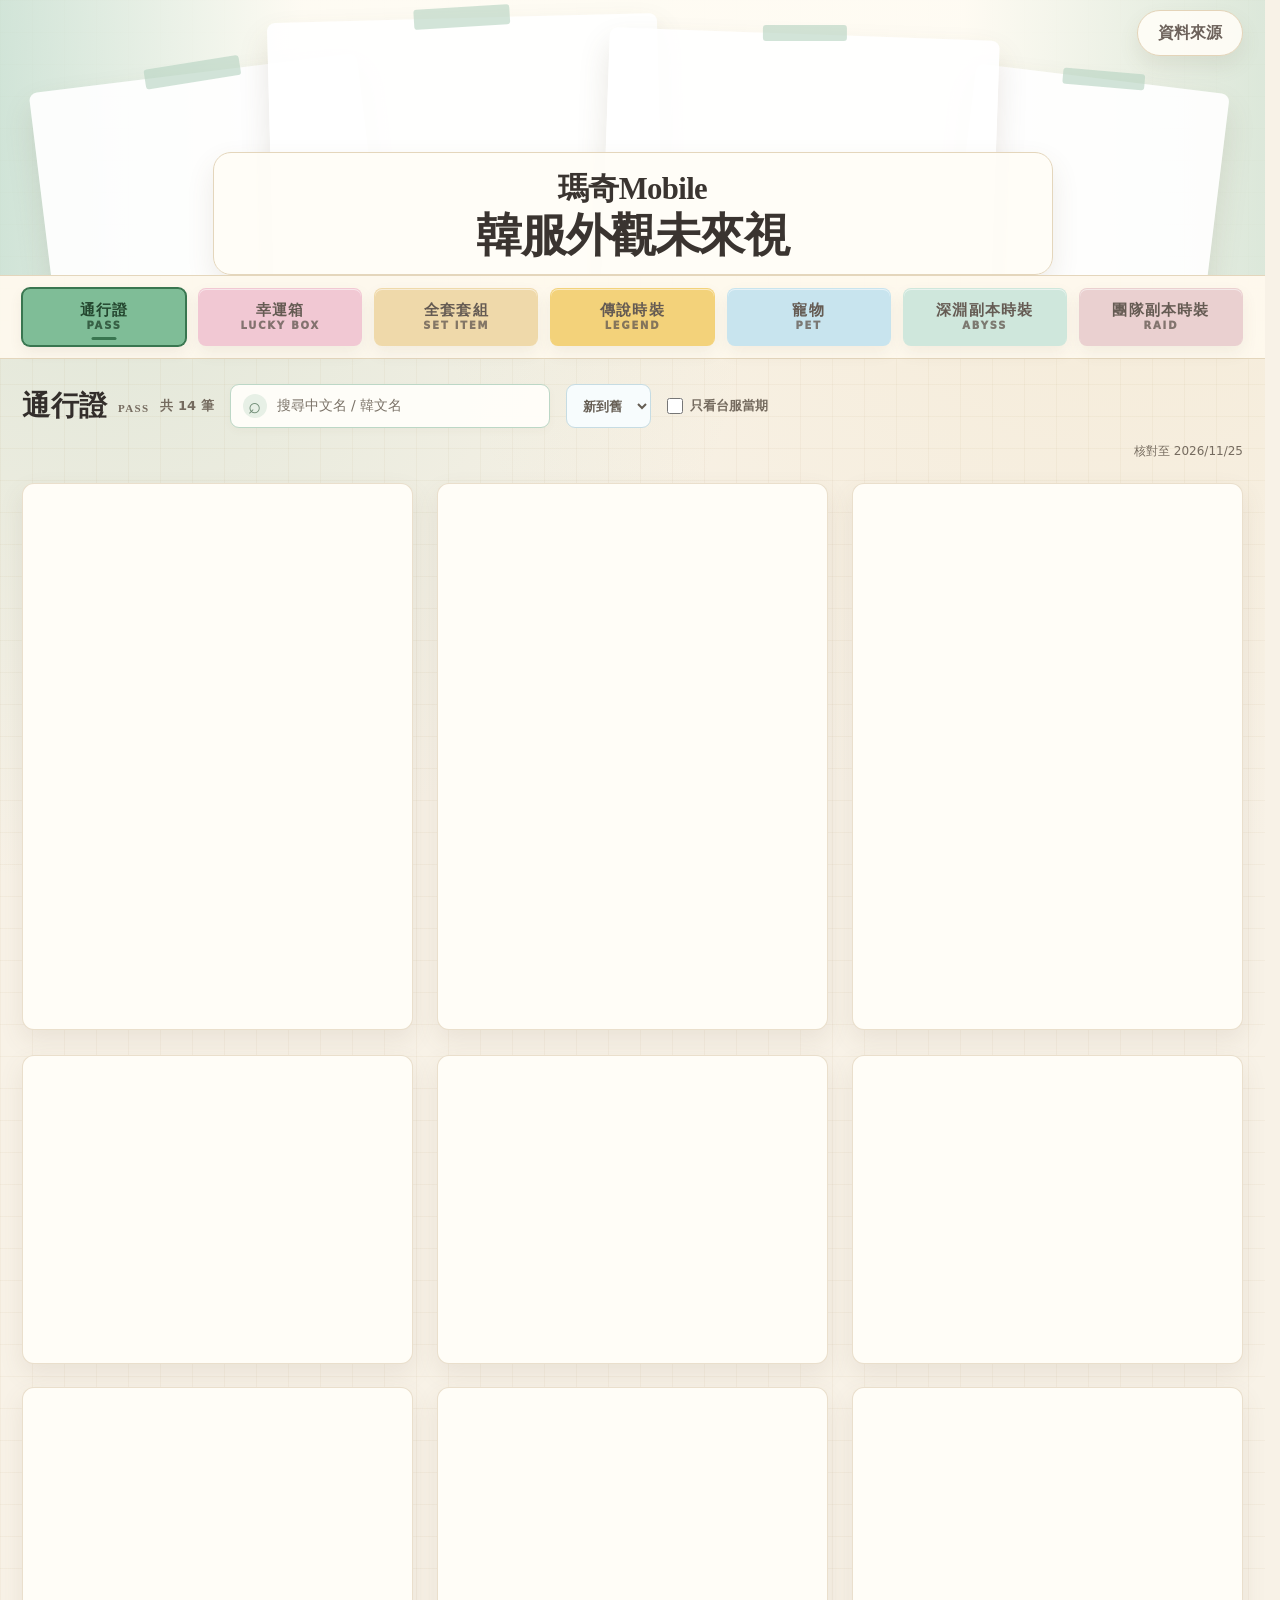
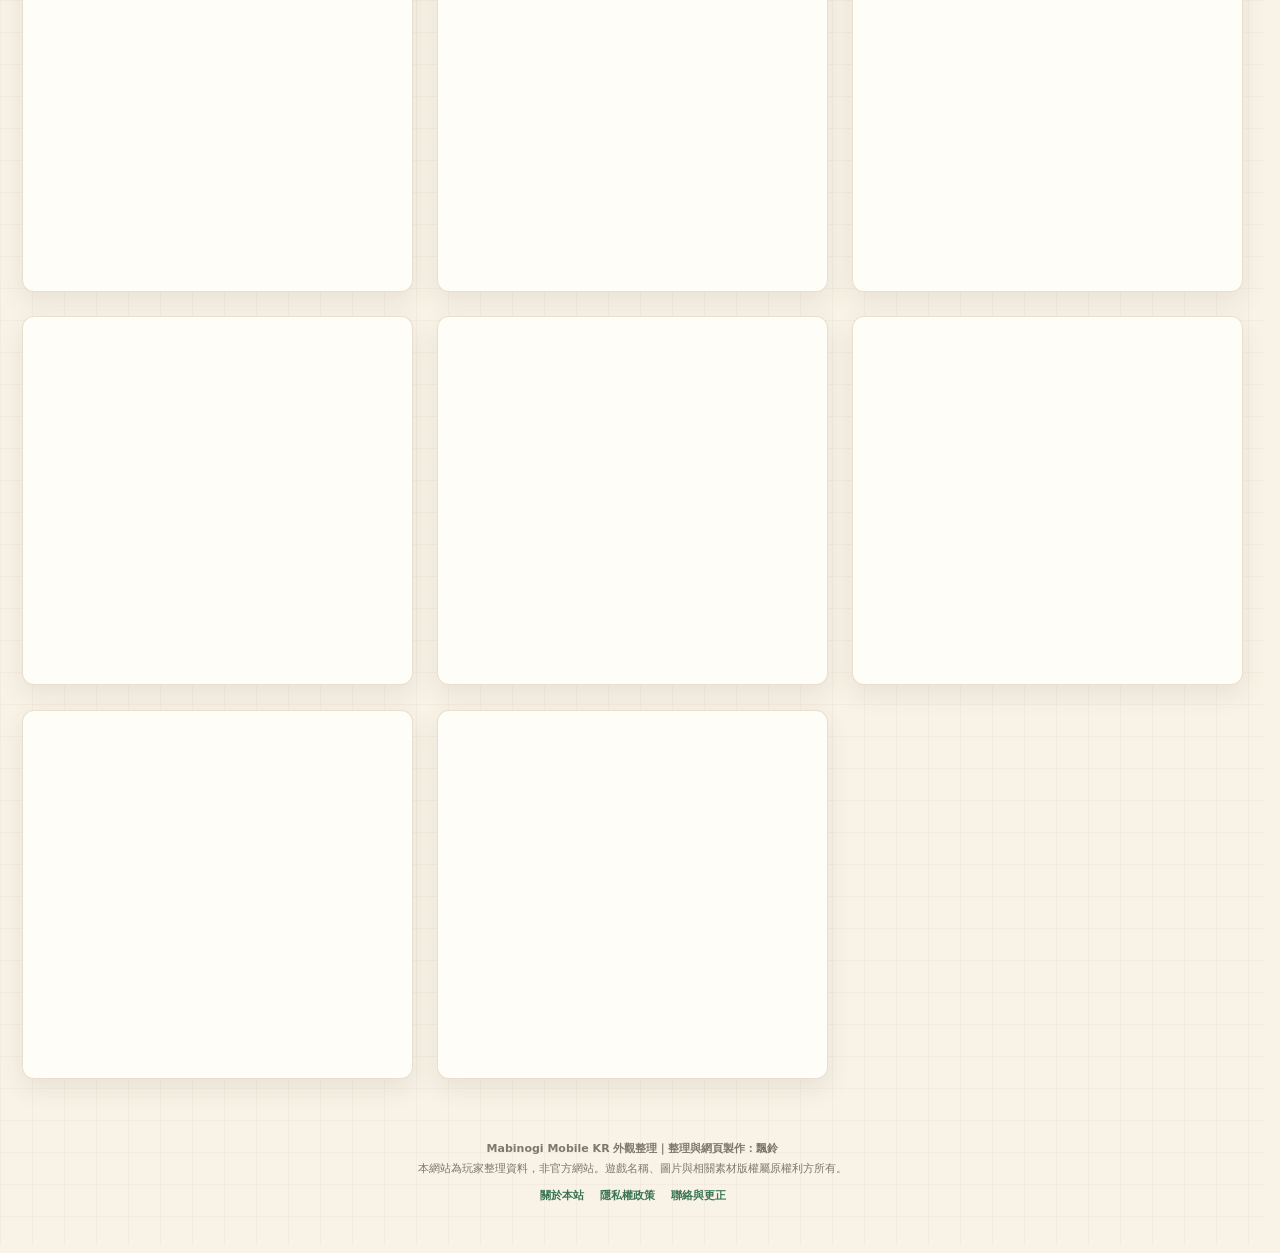
<file: index.html>
<!doctype html>
<html lang="zh-Hant">
<head>
<meta charset="utf-8">
<meta name="viewport" content="width=device-width,initial-scale=1">
<meta name="color-scheme" content="light">
<meta name="theme-color" content="#f8f2e7">
<meta name="description" content="整理瑪奇 Mobile 韓服歷屆通行證、幸運箱、全套套組、傳說時裝、寵物技能、深淵與團隊副本外觀，提供中韓文名稱搜尋與台服推出狀態對照。">
<meta name="robots" content="index,follow,max-image-preview:large,max-snippet:-1,max-video-preview:-1">
<meta name="google-adsense-account" content="ca-pub-5116561987707056">
<script async data-mabi-adsense="1" src="https://pagead2.googlesyndication.com/pagead/js/adsbygoogle.js?client=ca-pub-5116561987707056" crossorigin="anonymous"></script>
<meta property="og:locale" content="zh_TW"><meta property="og:type" content="website"><meta property="og:site_name" content="瑪奇Mobile 韓服外觀未來視"><meta property="og:title" content="瑪奇Mobile 韓服外觀未來視"><meta property="og:description" content="整理瑪奇 Mobile 韓服歷屆通行證、幸運箱、全套套組、傳說時裝、寵物技能、深淵與團隊副本外觀，提供中韓文名稱搜尋與台服推出狀態對照。"><meta property="og:url" content="https://www.piaorinstudio.com/"><meta property="og:image" content="https://www.piaorinstudio.com/image/hero-bridge.webp">
<meta name="twitter:card" content="summary_large_image"><meta name="twitter:title" content="瑪奇Mobile 韓服外觀未來視"><meta name="twitter:description" content="整理瑪奇 Mobile 韓服歷屆通行證、幸運箱、全套套組、傳說時裝、寵物技能、深淵與團隊副本外觀，提供中韓文名稱搜尋與台服推出狀態對照。"><meta name="twitter:image" content="https://www.piaorinstudio.com/image/hero-bridge.webp">
<link rel="canonical" href="https://www.piaorinstudio.com/"><link rel="icon" href="favicon.svg" type="image/svg+xml"><title>瑪奇Mobile 韓服外觀未來視</title><link rel="stylesheet" href="assets/css/main.css?v=20261015-actions">
<script type="application/ld+json">{"@context":"https://schema.org","@type":"WebSite","name":"瑪奇Mobile 韓服外觀未來視","alternateName":"瑪奇Mobile韓服外觀未來視","url":"https://www.piaorinstudio.com/","inLanguage":"zh-Hant","description":"整理瑪奇 Mobile 韓服歷屆通行證、幸運箱、全套套組、傳說時裝、寵物技能、深淵與團隊副本外觀，提供中韓文名稱搜尋與台服推出狀態對照。"}</script>
<link rel="stylesheet" href="assets/css/archive-ui.css?v=mobile-lookup-r2">
<link rel="stylesheet" href="assets/css/archive-names.css?v=20261125">
</head>
<body>
<header class="hero">
  <div class="wrap hero-grid">
    <div class="hero-card"><h1><span class="title-small">瑪奇Mobile</span><span class="title-main">韓服外觀未來視</span></h1></div>
    <div class="hero-memories" role="group" aria-label="回憶相簿">
      <figure class="hero-photo hero-photo-lt" data-image="image/hero-campfire.webp" tabindex="0" role="button" aria-label="放大查看玩家營火合照"><picture><source media="(min-width:761px)" srcset="image/hero-campfire.webp"><img src="[data-uri]" alt="瑪奇 Mobile 玩家營火合照" width="1600" height="900" loading="eager" decoding="async" fetchpriority="high"></picture></figure>
      <figure class="hero-photo hero-photo-lb" data-image="image/hero-bridge.webp" tabindex="0" role="button" aria-label="放大查看橋上三人合照"><picture><source media="(min-width:761px)" srcset="image/hero-bridge.webp"><img src="[data-uri]" alt="瑪奇 Mobile 橋上三人合照" width="1176" height="664" loading="lazy" decoding="async"></picture></figure>
      <figure class="hero-photo hero-photo-rt" data-image="image/hero-friends.webp" tabindex="0" role="button" aria-label="放大查看三人合照"><picture><source media="(min-width:761px)" srcset="image/hero-friends.webp"><img src="[data-uri]" alt="瑪奇 Mobile 三人合照" width="511" height="498" loading="lazy" decoding="async"></picture></figure>
      <figure class="hero-photo hero-photo-rb" data-image="image/hero-sand.webp" tabindex="0" role="button" aria-label="放大查看沙灘互動畫面"><picture><source media="(min-width:761px)" srcset="image/hero-sand.webp"><img src="[data-uri]" alt="瑪奇 Mobile 沙灘互動畫面" width="1536" height="864" loading="lazy" decoding="async"></picture></figure>
    </div>
    <button class="source-btn" id="openSources" type="button">資料來源</button>
  </div>
</header>
<div class="toolbar-shell"><div class="wrap"><nav class="category-nav" aria-label="圖鑑分類"><button class="category active" data-type="pass"><span class="cat-zh">通行證</span><span class="cat-en">PASS</span></button><button class="category" data-type="lucky"><span class="cat-zh">幸運箱</span><span class="cat-en">LUCKY BOX</span></button><button class="category" data-type="package"><span class="cat-zh">全套套組</span><span class="cat-en">SET ITEM</span></button><button class="category" data-type="legend"><span class="cat-zh">傳說時裝</span><span class="cat-en">LEGEND</span></button><button class="category" data-type="pet"><span class="cat-zh">寵物</span><span class="cat-en">PET</span></button><button class="category" data-type="abyss"><span class="cat-zh">深淵副本時裝</span><span class="cat-en">ABYSS</span></button><button class="category" data-type="raid"><span class="cat-zh">團隊副本時裝</span><span class="cat-en">RAID</span></button></nav></div></div>
<main class="wrap">
  <div class="section-head">
    <div class="section-heading-block">
      <div class="section-title" id="sectionTitle" data-en="PASS">通行證</div>
      <div class="archive-count" id="archiveCount" aria-live="polite"></div>
      <button class="section-tips-btn" id="sectionTipsBtn" type="button" aria-haspopup="dialog" aria-controls="tipsModal"><span>TIPS</span><span class="section-tips-q" aria-hidden="true">?</span></button>
    </div>
    <div class="archive-tools" id="archiveTools">
      <label class="archive-search-wrap" for="archiveSearch"><span class="search-icon" aria-hidden="true">⌕</span><input id="archiveSearch" class="archive-search" type="search" aria-label="搜尋本分類中文名或韓文名" placeholder="搜尋中文名 / 韓文名" autocomplete="off"></label>
      <select class="sort" id="sort" aria-label="排列順序"><option value="new" selected>新到舊</option><option value="old">舊到新</option></select>
      <label class="archive-current-toggle" id="archiveCurrentWrap"><input id="archiveCurrentOnly" type="checkbox"><span>只看台服當期</span></label>
    </div>
    <div class="section-actions">
      <div class="pet-filters" id="petFilters"><button class="pet-filter-btn active" data-kind="all" type="button">全部</button><button class="pet-filter-btn" data-kind="regular" type="button">常駐</button><button class="pet-filter-btn" data-kind="limited" type="button">限定</button><button class="pet-filter-btn" data-kind="collab" type="button">聯動</button></div>
      <div class="legend-views" id="legendViews"><button class="legend-view-btn active" data-view="regular" type="button">一般版</button><button class="legend-view-btn" data-view="hooded" type="button">長袍版</button></div>
      <span class="archive-audit-date" id="archiveAuditDate"></span>
    </div>
  </div>
  <section class="feed" id="feed" aria-label="分類圖鑑"></section>
</main>
<footer class="wrap site-footer"><div><strong>Mabinogi Mobile KR 外觀整理｜整理與網頁製作：飄鈴</strong></div><div>本網站為玩家整理資料，非官方網站。遊戲名稱、圖片與相關素材版權屬原權利方所有。</div><nav class="footer-links" aria-label="網站資訊"><a href="about.html">關於本站</a><a href="privacy.html">隱私權政策</a><a href="contact.html">聯絡與更正</a></nav></footer>
<div class="viewer" id="viewer" role="dialog" aria-modal="true" aria-label="圖片放大預覽，可左右切換" aria-hidden="true"><button class="viewer-close" id="viewerClose" type="button" aria-label="關閉圖片預覽">×</button><button class="viewer-nav viewer-prev" id="viewerPrev" type="button" aria-label="上一張">‹</button><div class="viewer-modes" id="viewerModes" role="group" aria-label="傳說時裝圖片版本" hidden><button class="viewer-mode-btn" id="viewerRegular" data-mode="regular" type="button">一般版</button><button class="viewer-mode-btn" id="viewerHooded" data-mode="hooded" type="button">長袍版</button></div><img id="viewerImg" alt=""><div class="viewer-pet-rarities" id="viewerPetRarities" hidden aria-label="寵物稀有度資訊"><div class="viewer-pet-rarity-list" id="viewerPetRarityList"></div></div><button class="viewer-nav viewer-next" id="viewerNext" type="button" aria-label="下一張">›</button><div class="viewer-tw-info" id="viewerTwInfo" hidden></div><div class="viewer-counter" id="viewerCounter" aria-live="polite"></div></div>
<div class="tips-modal" id="tipsModal" role="dialog" aria-modal="true" aria-labelledby="tipsTitle" aria-hidden="true"><section class="tips-panel"><div class="tips-head"><div class="tips-head-title"><h2 id="tipsTitle">通行證小提示</h2><span class="tips-head-en" id="tipsTitleEn">PASS TIPS</span></div><button class="tips-close" id="tipsClose" type="button" aria-label="關閉小提示">×</button></div><div class="tips-body" id="tipsBody"></div></section></div>
<div class="sources-modal" id="sourcesModal" role="dialog" aria-modal="true" aria-labelledby="sourcesTitle" aria-hidden="true"><section class="sources-panel"><div class="sources-head"><h2 id="sourcesTitle">資料來源</h2><button class="sources-close" id="sourcesClose" type="button" aria-label="關閉資料來源">×</button></div><p class="sources-intro">官方公告、遊戲內面板與玩家資料集中整理於此；中文名稱優先採台服正式名稱，尚無正式名稱時為參考翻譯。</p><div class="sources-list" id="sourcesList"></div></section></div>
<div class="pet-detail-modal" id="petDetailModal" role="dialog" aria-modal="true" aria-labelledby="petDetailTitle" aria-hidden="true"><section class="pet-detail-panel"><div class="pet-detail-head"><div><div class="pet-detail-title-row"><h2 id="petDetailTitle"></h2><span class="rarity-badge" id="petDetailRarity"></span></div><div class="pet-detail-ko" id="petDetailKo"></div></div><button class="pet-detail-close" id="petDetailClose" type="button" aria-label="關閉寵物詳細資訊">×</button></div><div class="pet-detail-body"><section class="pet-detail-block"><div class="pet-detail-label">固有技能</div><div class="pet-skill-version-row"><span class="pet-skill-version-chip" id="petSkillVersion"></span></div><div class="pet-skill-name" id="petSkillName"></div><p class="pet-skill-effect" id="petSkillEffect"></p><div class="pet-legend-skill" id="petLegendSkill"><div class="pet-skill-version-row"><span class="pet-skill-version-chip legend" id="petLegendSkillVersion">升階至傳說</span></div><div class="pet-skill-name" id="petLegendSkillName"></div><p class="pet-skill-effect" id="petLegendSkillEffect"></p></div></section><section class="pet-detail-block"><div class="pet-detail-label">固定同行能力</div><div class="pet-stat-pills" id="petStatPills"></div></section><p class="pet-data-note" id="petDataNote"></p></div></section></div>
<dialog class="action-dialog" id="actionDialog" aria-labelledby="actionDialogTitle">
  <h2 class="action-sr-only" id="actionDialogTitle"></h2><button id="actionDialogClose" type="button" aria-label="關閉動作預覽">×</button>
  <div class="action-variants" id="actionVariants" role="group" aria-label="選擇演出版本"></div>
  <button class="action-viewer-prev" id="actionPrev" type="button" aria-label="上一個動作箱">‹</button>
  <button class="action-viewer-next" id="actionNext" type="button" aria-label="下一個動作箱">›</button>
  <div class="action-dialog-body"><section class="action-stage" aria-label="動作播放區">
    <div class="action-gif-frame"><img id="actionGif" alt="" decoding="async"></div>
    <nav class="action-choices" id="actionChoices" aria-label="選擇動作"></nav>
    <p class="action-playback-status" id="actionPlaybackStatus" role="status"></p>
  </section></div>
</dialog>
<script defer src="data/ads-config.js"></script><script defer src="assets/js/ads.js"></script><script defer src="data/catalog.js"></script><script defer src="data/pets.js"></script><script defer src="data/catalog-update-20260917.js"></script><script defer src="data/pet-update-20260917.js?v=20261125-hamster-merged"></script><script defer src="data/site-config.js?v=20261125-names"></script><script defer src="data/tw-update-20260925.js"></script><script defer src="data/tw-update-20260930.js"></script><script defer src="data/tw-update-20261014.js?v=20261105-tw-numbering-petdetail"></script><script defer src="data/tw-update-20261125.js?v=20261125"></script><script defer src="assets/js/app.js?v=mobile-lookup-r2"></script><script defer src="assets/js/archive-scroll.js?v=20261105-ui"></script>
</body></html>
</file>
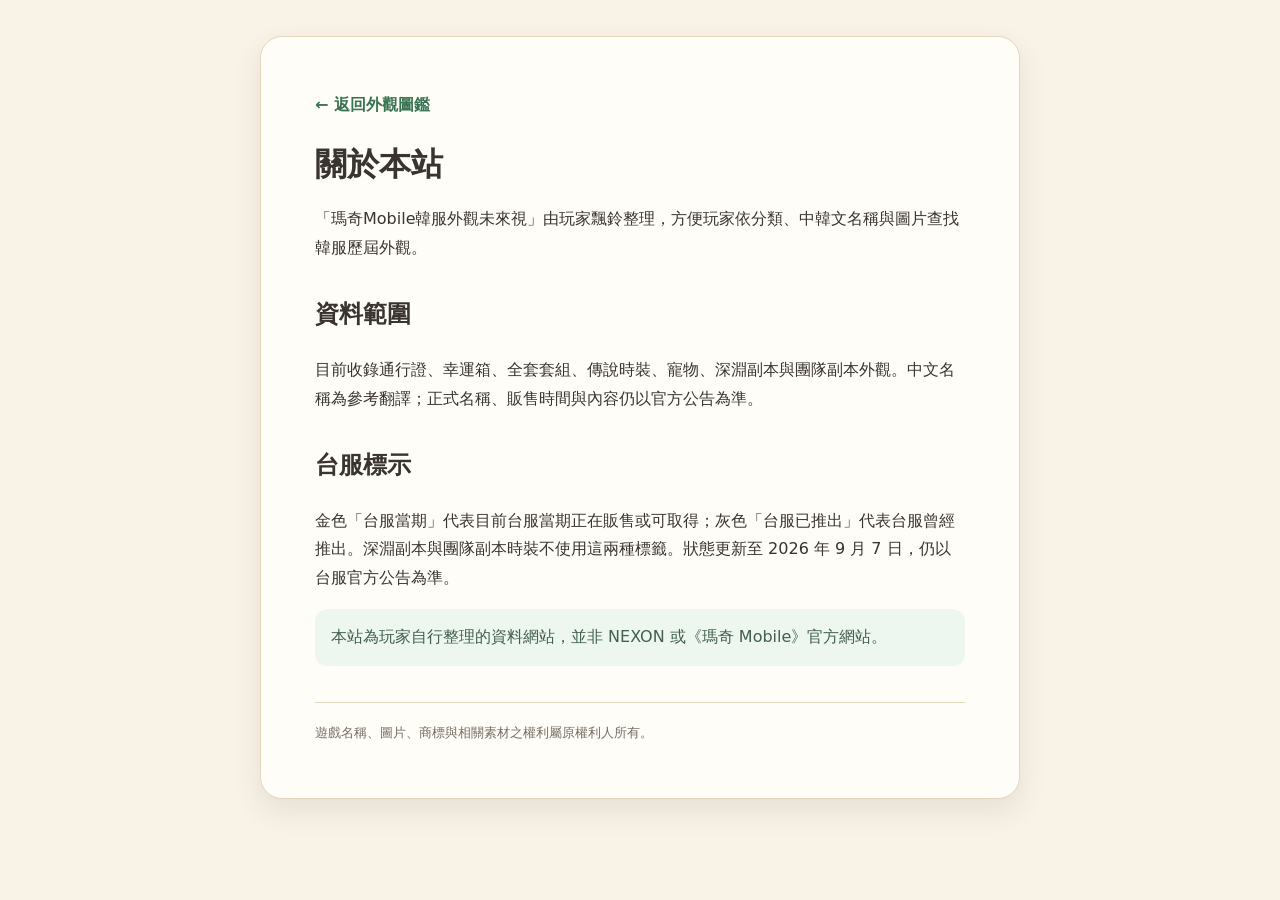
<file: about.html>
<!doctype html>
<html lang="zh-Hant">
<head>
<meta charset="utf-8">
<meta name="viewport" content="width=device-width,initial-scale=1">
<meta name="theme-color" content="#f8f2e7">
<meta name="description" content="關於瑪奇 Mobile 韓服外觀未來視、資料範圍與內容原則。">
<meta name="robots" content="index,follow,max-image-preview:large">
<meta name="google-adsense-account" content="ca-pub-5116561987707056">
<script async data-mabi-adsense="1" src="https://pagead2.googlesyndication.com/pagead/js/adsbygoogle.js?client=ca-pub-5116561987707056" crossorigin="anonymous"></script>
<meta property="og:locale" content="zh_TW">
<meta property="og:type" content="website">
<meta property="og:site_name" content="瑪奇Mobile 韓服外觀未來視">
<meta property="og:title" content="關於本站｜瑪奇Mobile韓服外觀未來視">
<meta property="og:description" content="關於瑪奇 Mobile 韓服外觀未來視、資料範圍與內容原則。">
<meta property="og:url" content="https://www.piaorinstudio.com/about.html">
<link rel="canonical" href="https://www.piaorinstudio.com/about.html">
<link rel="icon" href="favicon.svg" type="image/svg+xml">
<title>關於本站｜瑪奇Mobile韓服外觀未來視</title>
<link rel="stylesheet" href="assets/css/page.css">
<script defer src="data/ads-config.js"></script>
<script defer src="assets/js/ads.js"></script>
</head>
<body><main class="page">
<a class="back" href="index.html">← 返回外觀圖鑑</a>
<h1>關於本站</h1>
<p>「瑪奇Mobile韓服外觀未來視」由玩家飄鈴整理，方便玩家依分類、中韓文名稱與圖片查找韓服歷屆外觀。</p>
<h2>資料範圍</h2>
<p>目前收錄通行證、幸運箱、全套套組、傳說時裝、寵物、深淵副本與團隊副本外觀。中文名稱為參考翻譯；正式名稱、販售時間與內容仍以官方公告為準。</p>
<h2>台服標示</h2>
<p>金色「台服當期」代表目前台服當期正在販售或可取得；灰色「台服已推出」代表台服曾經推出。深淵副本與團隊副本時裝不使用這兩種標籤。狀態更新至 2026 年 9 月 7 日，仍以台服官方公告為準。</p>
<p class="note">本站為玩家自行整理的資料網站，並非 NEXON 或《瑪奇 Mobile》官方網站。</p>
<footer>遊戲名稱、圖片、商標與相關素材之權利屬原權利人所有。</footer>
</main></body></html>
</file>
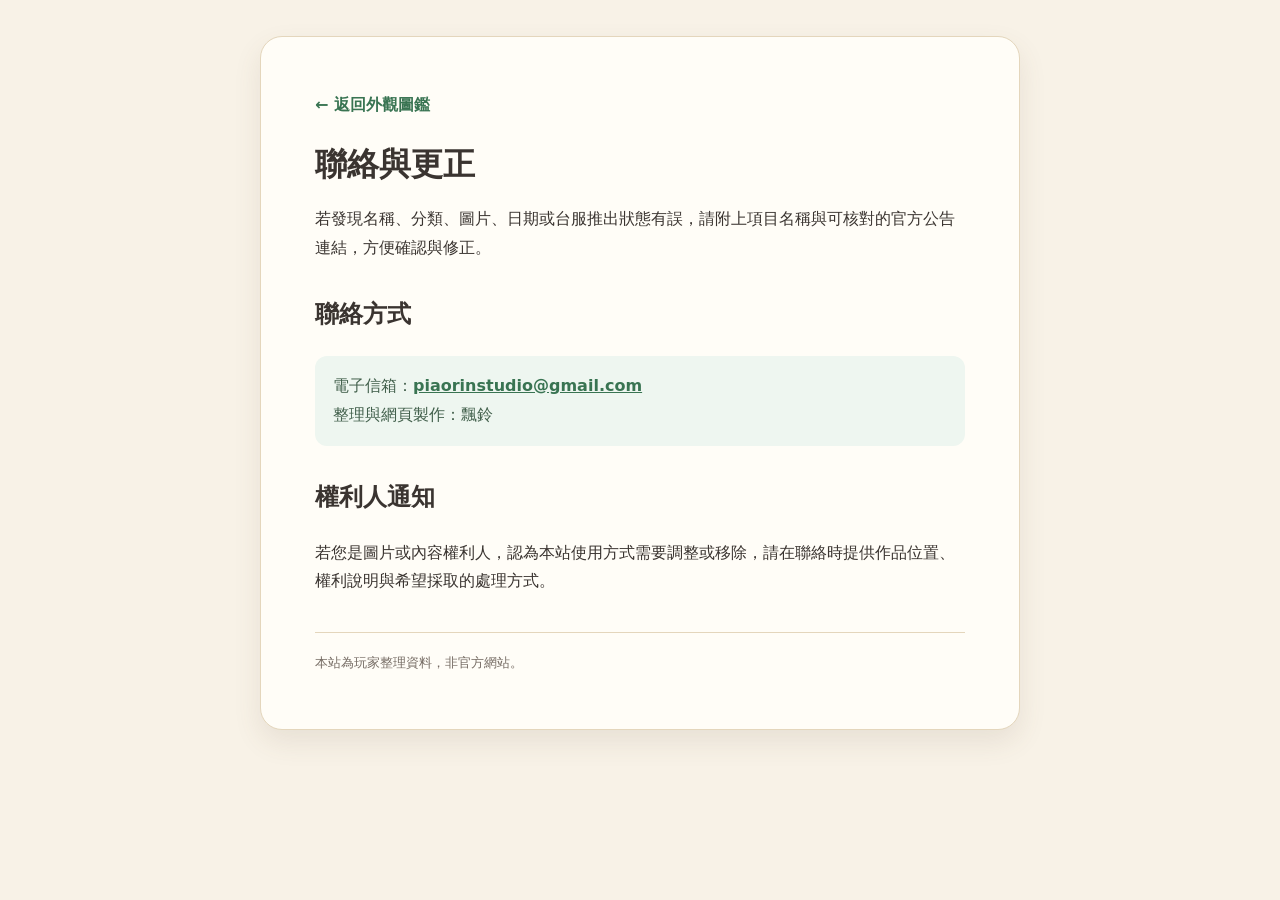
<file: contact.html>
<!doctype html>
<html lang="zh-Hant">
<head>
<meta charset="utf-8">
<meta name="viewport" content="width=device-width,initial-scale=1">
<meta name="theme-color" content="#f8f2e7">
<meta name="description" content="瑪奇 Mobile 韓服外觀未來視的資料更正與權利聯絡方式。">
<meta name="robots" content="index,follow,max-image-preview:large">
<meta name="google-adsense-account" content="ca-pub-5116561987707056">
<script async data-mabi-adsense="1" src="https://pagead2.googlesyndication.com/pagead/js/adsbygoogle.js?client=ca-pub-5116561987707056" crossorigin="anonymous"></script>
<meta property="og:locale" content="zh_TW">
<meta property="og:type" content="website">
<meta property="og:site_name" content="瑪奇Mobile 韓服外觀未來視">
<meta property="og:title" content="聯絡與更正｜瑪奇Mobile韓服外觀未來視">
<meta property="og:description" content="瑪奇 Mobile 韓服外觀未來視的資料更正與權利聯絡方式。">
<meta property="og:url" content="https://www.piaorinstudio.com/contact.html">
<link rel="canonical" href="https://www.piaorinstudio.com/contact.html">
<link rel="icon" href="favicon.svg" type="image/svg+xml">
<title>聯絡與更正｜瑪奇Mobile韓服外觀未來視</title>
<link rel="stylesheet" href="assets/css/page.css">
<script defer src="data/ads-config.js"></script>
<script defer src="assets/js/ads.js"></script>
</head>
<body><main class="page">
<a class="back" href="index.html">← 返回外觀圖鑑</a>
<h1>聯絡與更正</h1>
<p>若發現名稱、分類、圖片、日期或台服推出狀態有誤，請附上項目名稱與可核對的官方公告連結，方便確認與修正。</p>
<h2>聯絡方式</h2>
<div class="contact-box">電子信箱：<a href="mailto:piaorinstudio@gmail.com">piaorinstudio@gmail.com</a><br>整理與網頁製作：飄鈴</div>
<h2>權利人通知</h2>
<p>若您是圖片或內容權利人，認為本站使用方式需要調整或移除，請在聯絡時提供作品位置、權利說明與希望採取的處理方式。</p>
<footer>本站為玩家整理資料，非官方網站。</footer>
</main></body></html>
</file>
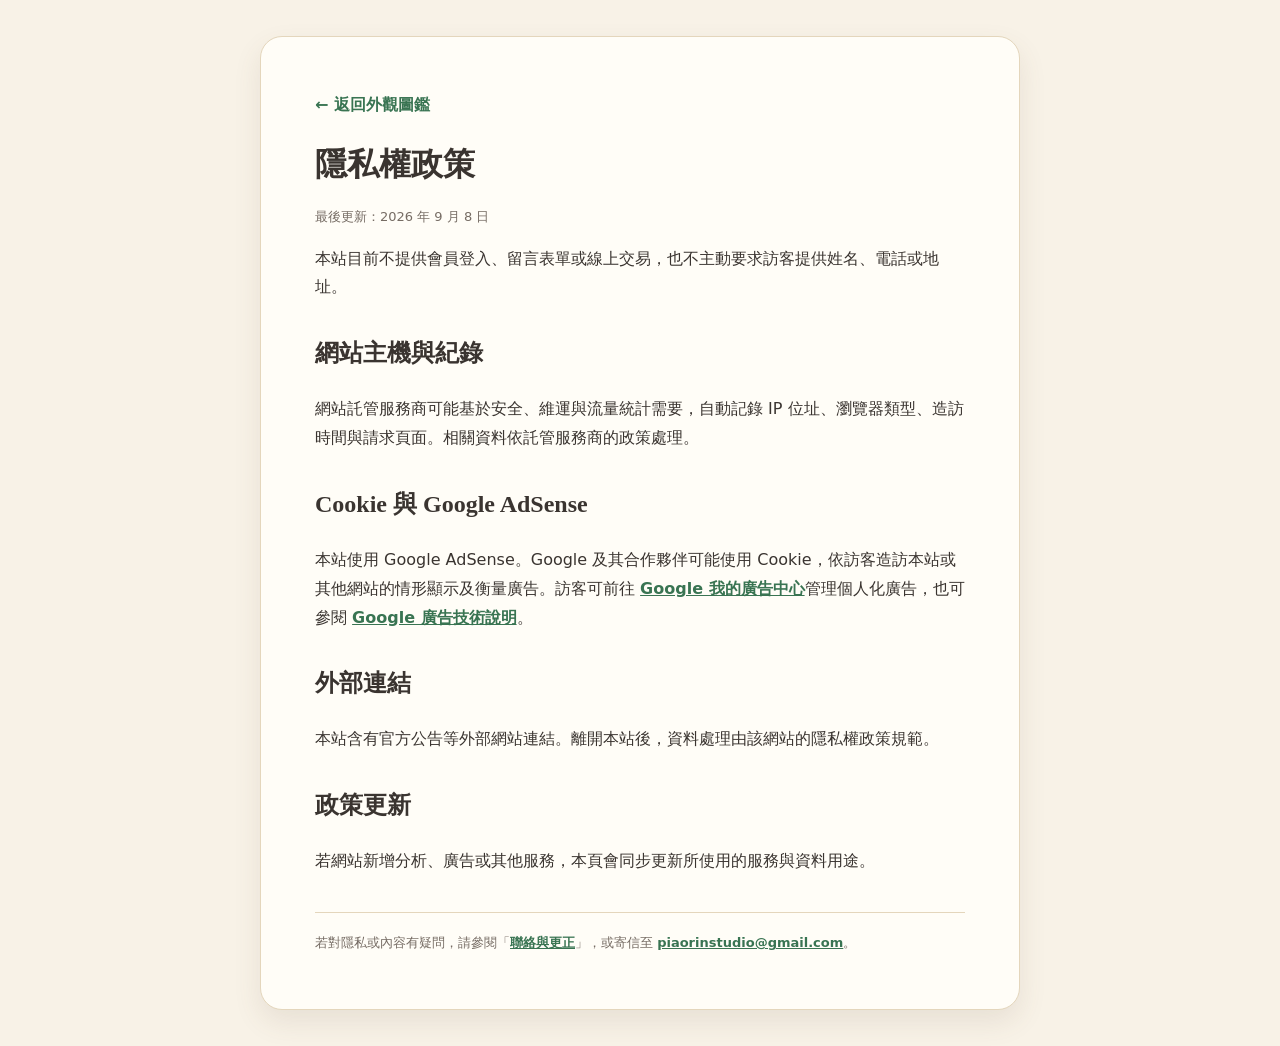
<file: privacy.html>
<!doctype html>
<html lang="zh-Hant">
<head>
<meta charset="utf-8">
<meta name="viewport" content="width=device-width,initial-scale=1">
<meta name="theme-color" content="#f8f2e7">
<meta name="description" content="瑪奇 Mobile 韓服外觀未來視隱私權政策。">
<meta name="robots" content="index,follow,max-image-preview:large">
<meta name="google-adsense-account" content="ca-pub-5116561987707056">
<script async data-mabi-adsense="1" src="https://pagead2.googlesyndication.com/pagead/js/adsbygoogle.js?client=ca-pub-5116561987707056" crossorigin="anonymous"></script>
<meta property="og:locale" content="zh_TW">
<meta property="og:type" content="website">
<meta property="og:site_name" content="瑪奇Mobile 韓服外觀未來視">
<meta property="og:title" content="隱私權政策｜瑪奇Mobile韓服外觀未來視">
<meta property="og:description" content="瑪奇 Mobile 韓服外觀未來視隱私權政策。">
<meta property="og:url" content="https://www.piaorinstudio.com/privacy.html">
<link rel="canonical" href="https://www.piaorinstudio.com/privacy.html">
<link rel="icon" href="favicon.svg" type="image/svg+xml">
<title>隱私權政策｜瑪奇Mobile韓服外觀未來視</title>
<link rel="stylesheet" href="assets/css/page.css">
<script defer src="data/ads-config.js"></script>
<script defer src="assets/js/ads.js"></script>
</head>
<body><main class="page">
<a class="back" href="index.html">← 返回外觀圖鑑</a>
<h1>隱私權政策</h1>
<p class="updated">最後更新：2026 年 9 月 8 日</p>
<p>本站目前不提供會員登入、留言表單或線上交易，也不主動要求訪客提供姓名、電話或地址。</p>
<h2>網站主機與紀錄</h2>
<p>網站託管服務商可能基於安全、維運與流量統計需要，自動記錄 IP 位址、瀏覽器類型、造訪時間與請求頁面。相關資料依託管服務商的政策處理。</p>
<h2>Cookie 與 Google AdSense</h2>
<p>本站使用 Google AdSense。Google 及其合作夥伴可能使用 Cookie，依訪客造訪本站或其他網站的情形顯示及衡量廣告。訪客可前往 <a href="https://myadcenter.google.com/" target="_blank" rel="noopener noreferrer">Google 我的廣告中心</a>管理個人化廣告，也可參閱 <a href="https://policies.google.com/technologies/ads?hl=zh-TW" target="_blank" rel="noopener noreferrer">Google 廣告技術說明</a>。</p>
<h2>外部連結</h2>
<p>本站含有官方公告等外部網站連結。離開本站後，資料處理由該網站的隱私權政策規範。</p>
<h2>政策更新</h2>
<p>若網站新增分析、廣告或其他服務，本頁會同步更新所使用的服務與資料用途。</p>
<footer>若對隱私或內容有疑問，請參閱「<a href="contact.html">聯絡與更正</a>」，或寄信至 <a href="mailto:piaorinstudio@gmail.com">piaorinstudio@gmail.com</a>。</footer>
</main></body></html>
</file>
<file: assets/css/main.css>
:root{
  --bg:#f6f1e6;--paper:#fffdf7;--ink:#3a3430;--muted:#766c64;--line:#e4d6bc;
  --green:#76b58f;--gold:#d7a23f;--purple:#9b7bd1;--pink:#edc3d0;--blue:#c7e5ef;
  --shadow:0 12px 28px rgba(100,83,61,.11);
}
*{box-sizing:border-box}
html{scroll-behavior:smooth}
body{
  margin:0;color:var(--ink);overflow-x:hidden;
  font-family:"Noto Sans TC","Microsoft JhengHei",system-ui,-apple-system,sans-serif;
  background:
    linear-gradient(rgba(190,170,130,.09) 1px,transparent 1px),
    linear-gradient(90deg,rgba(190,170,130,.09) 1px,transparent 1px),
    radial-gradient(circle at 8% 8%,rgba(130,184,156,.20),transparent 23%),
    radial-gradient(circle at 90% 4%,rgba(225,193,126,.16),transparent 25%),
    #f8f2e7;
  background-size:32px 32px,32px 32px,auto,auto,auto;
}
button,select,input{font:inherit}
button,a,select,input{touch-action:manipulation}
.wrap{width:min(1320px,calc(100% - 44px));margin:auto}

 .hero{
  padding:22px 0 0;
  background:linear-gradient(90deg,rgba(201,226,214,.74),rgba(255,252,244,.95) 24%,rgba(255,252,244,.95) 76%,rgba(211,230,218,.74));
  border-bottom:1px solid var(--line);
  overflow:hidden;
}
.hero-grid{
  position:relative;
  min-height:355px;
}
.hero-card{
  position:absolute;z-index:3;left:50%;top:auto;bottom:0;transform:translateX(-50%);
  width:min(100%,880px);margin:0;
  display:flex;align-items:center;justify-content:center;text-align:center;padding:24px 40px 14px;min-width:0;
  background:rgba(255,253,247,.88);border:1px solid var(--line);border-radius:18px;box-shadow:var(--shadow);
}
h1{width:100%;margin:0;display:flex;flex-direction:column;align-items:center;gap:8px;text-align:center;font-family:"Noto Serif TC",Georgia,serif;line-height:1;letter-spacing:-.02em}
.title-small{font-size:clamp(26px,2.4vw,38px);font-weight:850;letter-spacing:-.02em}
.title-main{font-size:clamp(38px,3.6vw,64px);font-weight:950;line-height:1;letter-spacing:-.03em;white-space:nowrap}
.title-main-break{display:inline}
.hero-photo{position:absolute;margin:0;background:rgba(255,255,255,.92);border-radius:8px;box-shadow:0 16px 30px rgba(103,85,62,.15);cursor:zoom-in;z-index:1}
.hero-photo:focus-visible,.image-wrap:focus-visible{outline:3px solid #397452;outline-offset:5px}
.hero-photo:before{content:"";position:absolute;left:50%;top:-11px;width:96px;height:20px;transform:translateX(-50%) rotate(-2deg);background:rgba(183,211,194,.62);border-radius:3px;z-index:2}
.hero-photo img{display:block;width:100%;height:auto;border-radius:4px}
.hero-photo-lt{left:26px;top:72px;width:330px;padding:7px 7px 14px;transform:rotate(-7deg);z-index:1}
.hero-photo-lb{left:250px;top:18px;width:390px;padding:7px 7px 14px;transform:rotate(-1.5deg);z-index:2}
.hero-photo-rt{right:28px;top:78px;width:255px;padding:5px 5px 9px;transform:rotate(7deg);z-index:1}
.hero-photo-rt:before{width:82px;height:16px;top:-8px}
.hero-photo-rb{right:250px;top:34px;width:390px;padding:6px 6px 11px;transform:rotate(2deg);z-index:2}
.hero-photo-rb:before{width:84px;height:16px;top:-9px}
.source-btn{position:absolute;right:0;top:0;height:46px;padding:0 20px;border:1px solid #e4d4b9;border-radius:999px;background:rgba(255,253,247,.92);color:#6d625b;font-weight:900;box-shadow:0 10px 20px rgba(111,94,72,.10);cursor:pointer}

.toolbar-shell{position:sticky;top:0;z-index:20;padding:12px 0;background:rgba(255,250,239,.9);border-bottom:1px solid var(--line);backdrop-filter:blur(12px)}
.category-nav{display:grid;grid-template-columns:repeat(9,minmax(0,1fr));gap:12px}
.category{
  position:relative;height:58px;border:0;border-radius:8px;display:flex;flex-direction:column;align-items:center;justify-content:center;gap:2px;
  color:#655b53;font-weight:950;cursor:pointer;box-shadow:0 7px 16px rgba(108,89,62,.08), inset 0 1px 0 rgba(255,255,255,.55);
}
.category[data-type=pass]{background:#7fbd97;color:#fff}
.category[data-type=lucky]{background:#f1c8d3}
.category[data-type=package]{background:#efd9aa}
.category[data-type=legend]{background:#f3d27a}
.category[data-type=pet]{background:#c8e4ee}
.category[data-type=abyss]{background:#cfe7dc}
.category[data-type=raid]{background:#ead0d0}
.category[data-type=action]{background:#c6d9c1}
.category[data-type=tools]{background:#d9c8ed;order:99}
.category[data-type=tools]:after{content:"實用工具";position:absolute;right:10px;top:-9px;height:20px;padding:0 7px;border-radius:999px;background:#8c73b9;color:#fff;font-size:10px;display:flex;align-items:center;letter-spacing:.08em}
.category.active{outline:3px solid rgba(255,255,255,.82);box-shadow:0 0 0 3px rgba(104,174,134,.55),0 10px 20px rgba(108,89,62,.10)}
.category[data-type=tools].active{box-shadow:0 0 0 3px rgba(140,115,185,.42),0 10px 20px rgba(99,83,133,.16)}
.cat-zh{font-size:15px;line-height:1.05;letter-spacing:.08em}
.cat-en{font-size:10px;line-height:1;letter-spacing:.18em;opacity:.78}

main.wrap{padding-top:28px;padding-bottom:52px}
.section-head{display:grid;grid-template-columns:minmax(245px,auto) minmax(360px,1fr) auto;gap:18px;align-items:center;margin:0 0 24px}
.section-heading-block{position:relative;display:inline-block;min-width:0}
.section-title{
  padding:16px 96px 16px 28px;background:rgba(255,253,247,.88);border:1px solid var(--line);box-shadow:0 12px 26px rgba(111,93,72,.08);
  color:#332e2b;font-family:"Noto Serif TC",Georgia,serif;font-size:clamp(30px,3.4vw,48px);font-weight:950;line-height:1;letter-spacing:.08em;white-space:nowrap
}
.section-title:after{content:attr(data-en);margin-left:18px;color:#786a61;font-size:.42em;letter-spacing:.26em;font-family:Georgia,"Times New Roman",serif;font-weight:850}
.section-tips-btn{position:absolute;right:12px;top:50%;transform:translateY(-50%);display:inline-flex;align-items:center;justify-content:center;gap:5px;height:32px;padding:0 11px;border:1px solid #d8c7a8;border-radius:999px;background:#fffaf0;color:#826c55;font-family:Georgia,"Times New Roman",serif;font-size:10px;font-weight:900;letter-spacing:.10em;cursor:pointer;box-shadow:0 5px 12px rgba(105,85,61,.09);transition:background .16s ease,transform .16s ease}
.section-tips-btn:hover{background:#f5ead7;transform:translateY(-50%) translateY(-1px)}
.section-tips-btn:focus-visible{outline:3px solid rgba(104,160,130,.30);outline-offset:2px}
.section-tips-q{display:inline-flex;align-items:center;justify-content:center;width:17px;height:17px;border-radius:50%;background:#dcc8a7;color:#fff;font-family:inherit;font-size:10px;letter-spacing:0}
.archive-tools{display:flex;align-items:center;gap:14px;min-width:0}
.archive-search-wrap{display:flex;align-items:center;gap:12px;flex:1;height:56px;padding:0 18px;border-radius:999px;border:2px solid #bfd7c5;background:rgba(255,255,255,.9);box-shadow:0 10px 24px rgba(113,96,74,.08)}
.search-icon{display:flex;align-items:center;justify-content:center;width:40px;height:40px;border-radius:999px;background:#dce9df;color:#6b675d;font-size:26px;flex:none}
.archive-search{width:100%;min-width:0;border:0;outline:0;background:transparent;color:#514943;font-size:15px;font-weight:900}
.archive-search::placeholder{color:#8f877f;opacity:1}
.archive-count{white-space:nowrap;color:#6c625b;font-size:15px;font-weight:900}
.section-actions{display:flex;align-items:center;justify-content:flex-end;gap:12px;flex-wrap:wrap}
.sort,.pet-filter-btn{height:52px;padding:0 22px;border:0;border-radius:999px;background:rgba(255,255,255,.86);color:#655b53;font-weight:950;box-shadow:0 10px 24px rgba(104,86,63,.10);cursor:pointer}
.pet-filters{display:none;gap:10px;align-items:center}
.pet-filters.show{display:flex}
.pet-filter-btn{height:50px;min-width:76px;padding:0 20px;border:1px solid rgba(220,204,178,.9);box-shadow:0 8px 18px rgba(107,93,74,.08)}
.pet-filter-btn.active{color:#fff;border-color:transparent}
.pet-filter-btn[data-kind=all].active{background:#fff;color:#655b53;border:1px solid #decfb5}
.pet-filter-btn[data-kind=regular],.kind-chip.regular{background:#74b792;color:#fff}
.pet-filter-btn[data-kind=limited],.kind-chip.limited{background:#d7a342;color:#fff}
.pet-filter-btn[data-kind=collab],.kind-chip.collab{background:#9b7bd1;color:#fff}
.legend-views{display:none;gap:10px;align-items:center}
.legend-views.show{display:flex}
.legend-view-btn{height:50px;min-width:88px;padding:0 18px;border:1px solid rgba(220,204,178,.9);box-shadow:0 8px 18px rgba(107,93,74,.08);border-radius:999px;background:#fffdf8;color:#655b53;font-size:15px;font-weight:900;cursor:pointer}
.legend-view-btn.active{background:#f3d27a;border-color:transparent;color:#5a4630}
.legend-mode-chip{display:inline-flex;align-items:center;justify-content:center;margin:8px 0 0 27px;height:24px;padding:0 10px;border-radius:999px;background:#f7f0e2;color:#6a5b4a;font-size:11px;font-weight:900}
.image-wrap.figure-card img{object-fit:contain;background:radial-gradient(circle at 50% 36%,rgba(255,255,255,.75),rgba(246,239,228,.86) 62%,rgba(238,228,209,.92) 100%)}

.feed{display:grid;grid-template-columns:repeat(3,minmax(0,1fr));gap:24px}
.entry{position:relative;overflow:visible;border:1px solid rgba(228,216,193,.78);border-radius:12px;background:#fffdf7;box-shadow:0 10px 25px rgba(103,88,69,.10);content-visibility:auto;contain-intrinsic-size:420px}
.entry:before{content:"";position:absolute;left:34%;right:34%;top:-10px;height:19px;background:rgba(179,209,222,.68);border-radius:4px;z-index:3}
.entry:nth-child(3n+2):before{background:rgba(234,188,202,.65)}
.entry:nth-child(3n):before{background:rgba(188,218,195,.65)}
.image-wrap{position:relative;aspect-ratio:6/5;background:#f6efe4;border-radius:10px 10px 0 0;overflow:visible;cursor:zoom-in}
.image-wrap img{width:calc(100% - 16px);height:calc(100% - 16px);margin:8px;display:block;object-fit:contain;border-radius:4px}
.num-badge{position:absolute;right:10px;bottom:-18px;z-index:4;display:flex;align-items:center;justify-content:center;min-width:64px;height:54px;padding:8px 10px;border-radius:6px;background:#efe5d3;color:#655a4f;font-size:14px;font-weight:900;box-shadow:0 8px 18px rgba(104,86,63,.12)}
.num-badge.has-date{min-width:76px;height:62px;padding:7px 10px;flex-direction:column;gap:3px;line-height:1.05}
.num-badge-main{white-space:nowrap}
.num-badge-date{color:#8a7a6b;font-size:9px;font-weight:850;letter-spacing:.02em;white-space:nowrap}
.num-badge.source-badge{right:10px;bottom:-18px;min-width:112px;max-width:calc(100% - 20px);height:auto;min-height:48px;padding:7px 11px;flex-direction:column;align-items:center;justify-content:center;gap:3px;text-align:center;line-height:1.15}
.source-badge-zh{max-width:100%;color:#5d5147;font-size:12px;font-weight:950;white-space:normal}
.source-badge-ko{max-width:100%;color:#8a7a6b;font-size:9px;font-weight:850;white-space:normal;word-break:keep-all}
.entry-info{padding:13px 16px 13px;background:#fffdf7}
.name-row{display:flex;align-items:center;gap:10px}
.color-dot{width:17px;height:17px;border-radius:50%;background:#7fc0c7;flex:none}
.entry:nth-child(3n+2) .color-dot{background:#edb1a9}
.entry:nth-child(3n) .color-dot{background:#bdb7a9}
.name{margin:0;color:#4d4540;font-family:"Noto Serif TC",Georgia,serif;font-size:21px;font-weight:950;line-height:1.24;letter-spacing:-.01em}
.ko{margin:3px 0 0 27px;color:#776e67;font-size:14px;font-weight:800;line-height:1.35}
.kind-chip{display:inline-flex;align-items:center;justify-content:center;height:26px;padding:0 10px;border-radius:999px;color:#fff;font-size:12px;font-weight:900;margin:0 0 7px}
.entry-tags{display:flex;align-items:center;gap:7px;flex-wrap:wrap;margin-bottom:7px}
.entry-tags .kind-chip{margin:0}
.tw-status-chip{display:inline-flex;align-items:center;justify-content:center;min-height:26px;padding:0 10px;border-radius:999px;font-size:12px;font-weight:950;border:1px solid transparent}
.tw-status-selling{border-color:#d4a83f;background:#f7e6b6;color:#7a5712}
.tw-status-released{border-color:#bfc8c1;background:#eef1ee;color:#5f6a63}
.pet-variants{margin-top:8px;padding-top:8px;border-top:1px dashed #e6d9c1;display:flex;flex-direction:column;align-items:flex-start;gap:6px}
.pet-variant{display:inline-flex;align-items:center;min-height:30px;max-width:100%;font-family:inherit;font-size:11px;padding:5px 10px;border:0;border-radius:999px;background:#f7f0e2;color:#655b53;cursor:pointer;transition:background .16s ease,transform .16s ease,box-shadow .16s ease;text-align:left}
.pet-variant:hover{background:#efe3ce;transform:translateY(-1px);box-shadow:0 4px 12px rgba(92,72,45,.09)}
.pet-variant:focus-visible{outline:3px solid rgba(104,160,130,.35);outline-offset:2px}
.pet-click-hint{grid-column:1/-1;margin:0 0 -2px;padding:0 2px;color:#7b6d62;font-size:12px;font-weight:800;line-height:1.55}
.lucky-order-hint{grid-column:1/-1;margin:0 0 -2px;padding:10px 13px;border:1px solid #e4d5bb;border-radius:12px;background:rgba(255,250,240,.9);color:#75665a;font-size:12px;font-weight:800;line-height:1.65}
.lucky-order-hint strong{color:#9a664d;font-weight:950}
.pet-rarity-hover{position:absolute;inset:8px;z-index:5;display:flex;flex-direction:column;justify-content:flex-end;gap:6px;padding:12px;border-radius:7px;background:linear-gradient(180deg,rgba(32,28,24,.04),rgba(32,28,24,.72));opacity:0;visibility:hidden;pointer-events:none;transition:opacity .16s ease,visibility .16s ease}
.pet-rarity-hover.many{display:grid;grid-template-columns:repeat(3,minmax(0,1fr));align-content:end;gap:3px;padding:7px;overflow:auto;background:linear-gradient(180deg,rgba(32,28,24,.18),rgba(32,28,24,.82))}
.pet-rarity-hover.many .pet-rarity-choice{min-width:0;min-height:22px;padding:2px 5px;gap:4px;border-radius:7px;font-size:9px}
.pet-rarity-hover.many .rarity-badge{min-width:30px;height:17px;padding:0 4px;font-size:8px}
.pet-rarity-hover.base-pool{display:grid;grid-template-columns:repeat(2,minmax(0,1fr));align-content:start;gap:7px;padding:8px;overflow:auto;background:linear-gradient(180deg,rgba(32,28,24,.34),rgba(32,28,24,.84))}
.pet-pool-group{min-width:0;padding:6px;border:1px solid rgba(255,255,255,.5);border-radius:10px;background:rgba(255,253,247,.95);box-shadow:0 4px 14px rgba(0,0,0,.12)}
.pet-pool-group-title{display:flex;align-items:baseline;gap:5px;margin:0 2px 4px;padding:0 1px 4px;border-bottom:1px dashed #dfd0b8;color:#51473f;font-size:10px;font-weight:950;line-height:1.2}
.pet-pool-group-title small{color:#9a8978;font-size:7px;font-weight:900;letter-spacing:.08em}
.pet-pool-group-list{display:grid;gap:2px}
.pet-rarity-hover.base-pool .pet-rarity-choice{min-width:0;min-height:22px;padding:2px 4px;gap:4px;border-radius:6px;background:transparent;box-shadow:none;font-size:9px}
.pet-rarity-hover.base-pool .pet-rarity-choice:hover{background:#fff3dd;transform:none}
.pet-rarity-hover.base-pool .rarity-badge{min-width:30px;height:17px;padding:0 4px;font-size:8px}
.pet-rarity-hover.base-pool::-webkit-scrollbar{width:7px}
.pet-rarity-hover.base-pool::-webkit-scrollbar-thumb{border-radius:999px;background:rgba(255,255,255,.45)}

.image-wrap.pet-image:hover .pet-rarity-hover,
.image-wrap.pet-image:focus-visible .pet-rarity-hover,
.image-wrap.pet-image:has(.pet-rarity-choice:focus-visible) .pet-rarity-hover{opacity:1;visibility:visible;pointer-events:auto}
body.viewer-open .image-wrap.pet-image .pet-rarity-hover{opacity:0!important;visibility:hidden!important;pointer-events:none!important}
.pet-rarity-choice{width:100%;display:flex;align-items:center;justify-content:space-between;gap:10px;padding:6px 8px;border:0;border-radius:10px;background:rgba(255,253,247,.95);box-shadow:0 4px 14px rgba(0,0,0,.12);font-family:inherit;font-size:11px;font-weight:850;color:#554b44;cursor:pointer;text-align:left}
.pet-rarity-choice:hover{background:#fff8ea;transform:translateY(-1px)}
.pet-rarity-choice:focus-visible{outline:3px solid rgba(255,255,255,.72);outline-offset:1px}
.pet-rarity-name{min-width:0;overflow:hidden;text-overflow:ellipsis;white-space:nowrap}
.pet-rarity-choice .rarity-badge{flex:none}
.rarity-badge{display:inline-flex;align-items:center;justify-content:center;min-width:38px;height:22px;padding:0 7px;border-radius:999px;color:#fff;font-size:10px;font-weight:950;letter-spacing:.04em}
.rarity-epic{background:#df829d}
.rarity-elite{background:#9271cc}
.rarity-rare{background:#609fc6}
.rarity-advanced{background:#66a982}

.pet-detail-modal{position:fixed;inset:0;z-index:70;display:none;align-items:center;justify-content:center;padding:22px;background:rgba(28,24,20,.72)}
.pet-detail-modal.show{display:flex}
.pet-detail-panel{width:min(560px,94vw);max-height:min(760px,88vh);overflow:auto;border:1px solid var(--line);border-radius:22px;background:#fffdf7;box-shadow:0 24px 80px rgba(0,0,0,.30)}
.pet-detail-head{position:sticky;top:0;z-index:2;display:flex;align-items:flex-start;justify-content:space-between;gap:16px;padding:18px 20px 15px;border-bottom:1px solid var(--line);background:rgba(255,253,247,.97);backdrop-filter:blur(10px)}
.pet-detail-title-row{display:flex;align-items:center;gap:9px;flex-wrap:wrap}
.pet-detail-head h2{margin:0;color:#4d4540;font-family:"Noto Serif TC",Georgia,serif;font-size:24px;font-weight:950;line-height:1.25}
.pet-detail-ko{margin-top:4px;color:#776e67;font-size:13px;font-weight:800}
.pet-detail-close{flex:none;width:40px;height:40px;border:0;border-radius:999px;background:#f0e7d8;color:#4d4540;font-size:25px;line-height:1;cursor:pointer}
.pet-detail-body{display:grid;gap:12px;padding:16px 20px 20px}
.pet-detail-block{padding:14px 15px;border:1px solid #eadfca;border-radius:16px;background:#fffaf0}
.pet-detail-label{margin-bottom:7px;color:#8a755c;font-size:11px;font-weight:950;letter-spacing:.10em}
.pet-skill-version-row{display:flex;align-items:center;gap:8px;flex-wrap:wrap;margin-bottom:7px}
.pet-skill-version-chip{display:inline-flex;align-items:center;min-height:25px;padding:0 9px;border-radius:999px;background:#f0e6d6;color:#655445;font-size:11px;font-weight:950}
.pet-skill-version-chip.native{background:#f8dce5;color:#a24766}
.pet-skill-version-chip.promoted{background:#e9e1f6;color:#684da0}
.pet-skill-version-chip.legend{background:#f4e1ad;color:#8a6418}
.pet-legend-skill{margin-top:12px;padding-top:12px;border-top:1px dashed #dfd0b8}
.pet-legend-skill[hidden]{display:none}
.pet-skill-version-rule{color:#948273;font-size:10px;font-weight:800}
.pet-skill-name{color:#4d4540;font-size:18px;font-weight:950;line-height:1.45}
.pet-skill-effect{margin:7px 0 0;color:#655b53;font-size:13px;font-weight:700;line-height:1.75;white-space:pre-line}
.pet-missing-detail{color:#c34f75;font-weight:950}
.pet-lock-note,.pet-data-note{margin:9px 0 0;color:#9a675f;font-size:11px;font-weight:800;line-height:1.65;white-space:pre-line}
.pet-data-note:empty,.pet-lock-note:empty,.pet-skill-effect:empty{display:none}
.pet-stat-pills{display:flex;gap:8px;flex-wrap:wrap}
.pet-stat-pill{--stat:#7d6857;display:inline-flex;align-items:center;justify-content:center;min-height:34px;padding:0 12px;border:1px solid #d9c7a8;border-radius:999px;background:#f8efe0;color:var(--stat);font-size:13px;font-weight:950;line-height:1.2;white-space:nowrap}
.pet-stat-caption{margin-top:8px;color:#887b70;font-size:10px;font-weight:700;line-height:1.55}


.tools-hub{grid-column:1/-1;display:grid;gap:18px}
.tools-intro{padding:18px 20px;border:1px solid #d9c8ed;border-radius:18px;background:linear-gradient(135deg,#fbf8ff,#fffdf7);box-shadow:0 10px 24px rgba(99,83,133,.08)}
.tools-intro-title{margin:0 0 6px;color:#55466e;font-family:"Noto Serif TC",Georgia,serif;font-size:22px;font-weight:950}
.tools-intro p{margin:0;color:#746a7b;font-size:13px;font-weight:750;line-height:1.75}
.tools-grid{display:grid;grid-template-columns:repeat(3,minmax(0,1fr));gap:18px}
.tool-card{min-width:0;display:flex;flex-direction:column;gap:12px;padding:18px;border:1px solid #e4d9ef;border-radius:18px;background:#fffdf8;box-shadow:0 10px 24px rgba(103,88,115,.08)}
.tool-card-head{display:flex;align-items:flex-start;gap:12px}
.tool-card-icon{flex:none;width:44px;height:44px;display:flex;align-items:center;justify-content:center;border-radius:13px;background:#efe7f8;color:#74589b;font-size:22px}
.tool-card-title{margin:0;color:#4d454f;font-family:"Noto Serif TC",Georgia,serif;font-size:18px;font-weight:950;line-height:1.35}
.tool-card-source{margin-top:3px;color:#9a899e;font-size:10px;font-weight:900;letter-spacing:.08em}
.tool-card-desc{margin:0;color:#6f666f;font-size:13px;font-weight:700;line-height:1.7}
.tool-card-tags{display:flex;gap:7px;flex-wrap:wrap;margin-top:auto}
.tool-tag{display:inline-flex;align-items:center;min-height:25px;padding:0 9px;border-radius:999px;background:#f3edf8;color:#765b94;font-size:11px;font-weight:900}
.tool-open{display:inline-flex;align-items:center;justify-content:center;gap:7px;min-height:44px;margin-top:2px;padding:0 15px;border-radius:12px;background:#8c73b9;color:#fff;font-size:13px;font-weight:950;text-decoration:none;transition:transform .16s ease,background .16s ease}
.tool-open:hover{background:#7c64aa;transform:translateY(-1px)}
.tool-open:focus-visible{outline:3px solid rgba(140,115,185,.28);outline-offset:3px}
.tools-coming{display:flex;align-items:center;justify-content:center;min-height:130px;padding:18px;border:1px dashed #d8c9e5;border-radius:18px;background:rgba(255,253,248,.55);color:#9a8da1;font-size:12px;font-weight:850;text-align:center;line-height:1.7}

.empty{grid-column:1/-1;padding:40px;text-align:center;color:#796f65;background:#fffdf7;border:1px solid var(--line);border-radius:18px}

.viewer{position:fixed;inset:0;background:rgba(28,24,20,.78);display:none;align-items:center;justify-content:center;z-index:50;padding:70px 84px;touch-action:pan-y}
.viewer.show{display:flex}
.viewer img{max-width:min(1100px,100%);max-height:calc(100vh - 140px);border:1px solid rgba(219,205,181,.9);border-radius:12px;background:radial-gradient(circle at 50% 38%,#fffdf8 0,#f3ecdf 68%,#e3d8c6 100%);box-shadow:0 20px 80px rgba(0,0,0,.35);user-select:none;-webkit-user-drag:none}
.viewer-close{position:absolute;right:20px;top:18px;width:44px;height:44px;border:0;border-radius:999px;background:#fff;color:#3d352f;font-size:28px;cursor:pointer}
.viewer-nav{position:absolute;top:50%;transform:translateY(-50%);width:54px;height:54px;border:0;border-radius:999px;background:rgba(255,255,255,.94);color:#3d352f;font-size:34px;line-height:1;box-shadow:0 8px 24px rgba(0,0,0,.2);cursor:pointer}
.viewer-prev{left:18px}.viewer-next{right:18px}
.viewer-counter{position:absolute;left:50%;bottom:18px;transform:translateX(-50%);padding:7px 13px;border-radius:999px;background:rgba(255,255,255,.94);color:#554b44;font-size:13px;font-weight:900}
.viewer-modes{position:absolute;left:50%;top:16px;z-index:2;display:flex;gap:5px;padding:5px;border-radius:999px;background:rgba(255,255,255,.94);box-shadow:0 8px 24px rgba(0,0,0,.18);transform:translateX(-50%)}
.viewer-modes[hidden]{display:none}
.viewer-mode-btn{height:38px;padding:0 18px;border:0;border-radius:999px;background:transparent;color:#655b53;font-size:14px;font-weight:950;cursor:pointer}
.viewer-mode-btn.active{background:#f3d27a;color:#523e27}
.viewer-pet-rarities{display:none;position:absolute;left:50%;bottom:78px;z-index:3;width:min(520px,calc(100vw - 24px));max-height:34vh;overflow:auto;transform:translateX(-50%);padding:8px;border-radius:14px;background:rgba(255,253,247,.96);box-shadow:0 10px 30px rgba(0,0,0,.24);backdrop-filter:blur(8px)}
.viewer-pet-rarities[hidden]{display:none!important}
.viewer-pet-rarity-list{display:grid;gap:8px}
.viewer-pet-group{display:grid;gap:5px;padding:8px;border:1px solid #e4d8c2;border-radius:12px;background:#fffaf0}
.viewer-pet-group-title{display:flex;align-items:baseline;gap:6px;padding:0 2px 5px;border-bottom:1px dashed #dfd0b8;color:#51473f;font-size:13px;font-weight:950}
.viewer-pet-group-title small{color:#9a8978;font-size:9px;font-weight:900;letter-spacing:.08em}
.viewer-pet-group-list{display:grid;gap:5px}
.viewer-pet-rarity-btn{width:100%;display:flex;align-items:center;justify-content:space-between;gap:10px;min-height:38px;padding:7px 9px;border:0;border-radius:10px;background:#f7f0e2;color:#554b44;font-family:inherit;font-size:12px;font-weight:850;cursor:pointer;text-align:left}
.viewer-pet-rarity-btn:active{transform:scale(.99)}
.viewer-pet-rarity-btn .rarity-badge{flex:none}

.tips-modal{position:fixed;inset:0;z-index:65;display:none;align-items:center;justify-content:center;padding:24px;background:rgba(28,24,20,.72)}
.tips-modal.show{display:flex}
.tips-panel{width:min(620px,94vw);max-height:min(760px,88vh);overflow:auto;border:1px solid var(--line);border-radius:20px;background:#fffdf7;box-shadow:0 24px 80px rgba(0,0,0,.30)}
.tips-head{position:sticky;top:0;z-index:2;display:flex;align-items:center;justify-content:space-between;gap:16px;padding:17px 20px 14px;border-bottom:1px solid var(--line);background:rgba(255,253,247,.97);backdrop-filter:blur(10px)}
.tips-head-title{display:flex;align-items:baseline;gap:10px;min-width:0}
.tips-head h2{margin:0;color:#413a35;font-family:"Noto Serif TC",Georgia,serif;font-size:25px;font-weight:950}
.tips-head-en{color:#9a8068;font-family:Georgia,"Times New Roman",serif;font-size:11px;font-weight:900;letter-spacing:.18em}
.tips-close{flex:none;width:40px;height:40px;border:0;border-radius:999px;background:#f0e7d8;color:#4d4540;font-size:25px;line-height:1;cursor:pointer}
.tips-body{display:grid;gap:10px;padding:15px 20px 20px}
.tip-card{padding:12px 14px;border:1px solid #e8dcc7;border-radius:14px;background:#fffaf0}
.tip-card h3{margin:0 0 5px;color:#725d48;font-size:13px;font-weight:950}
.tip-card p,.tip-body{margin:0;color:#625850;font-size:12px;font-weight:750;line-height:1.75}
.tip-card.pet-tip-regular{border-color:#b9d8c3;background:#f3fbf6}
.tip-card.pet-tip-regular h3{color:#3f8960}
.tip-card.pet-tip-limited{border-color:#e7c57a;background:#fff8ea}
.tip-card.pet-tip-limited h3{color:#b88418}
.tip-card.pet-tip-collab{border-color:#c9b4ea;background:#f7f2ff}
.tip-card.pet-tip-collab h3{color:#7d5ac2}
.tip-card.pet-tip-skill{border-color:#e2d7c7;background:#fffdf8}
.tip-card.pet-tip-skill h3{color:#7a6653}
.tip-table-wrap{overflow-x:auto;margin-top:6px}
.tip-table{width:100%;border-collapse:collapse;font-size:11px;line-height:1.55;background:#fffdf8}
.tip-table th,.tip-table td{padding:7px 8px;border:1px solid #e5d8c2;vertical-align:top;text-align:left}
.tip-table th{background:#f2e8d8;color:#6f5c49;font-weight:950;white-space:nowrap}
.tip-table td{color:#625850;font-weight:750}
.tip-table .nowrap{white-space:nowrap}
.tip-table-note{display:block;margin-top:4px;color:#9a664d;font-size:9px;font-weight:900;line-height:1.45}
.tip-em{color:#9a5f4a;font-weight:950}
.tips-note{margin:1px 2px 0;color:#9a675f;font-size:10px;font-weight:800;line-height:1.65}

.sources-modal{position:fixed;inset:0;z-index:60;display:none;align-items:center;justify-content:center;padding:24px;background:rgba(28,24,20,.72)}
.sources-modal.show{display:flex}
.sources-panel{width:min(900px,96vw);max-height:min(820px,90vh);overflow:auto;border:1px solid var(--line);border-radius:20px;background:#fffdf7;box-shadow:0 24px 80px rgba(0,0,0,.3)}
.sources-head{position:sticky;top:0;z-index:2;display:flex;align-items:center;justify-content:space-between;gap:20px;padding:18px 22px;border-bottom:1px solid var(--line);background:rgba(255,253,247,.96);backdrop-filter:blur(10px)}
.sources-head h2{margin:0;font-family:"Noto Serif TC",Georgia,serif;font-size:28px}
.sources-close{width:44px;height:44px;border:0;border-radius:999px;background:#f0e7d8;color:#4d4540;font-size:27px;cursor:pointer}
.sources-intro{margin:0;padding:16px 22px 4px;color:var(--muted);font-size:14px;line-height:1.7}
.sources-list{padding:4px 22px 24px}
.source-group{padding:18px 0;border-bottom:1px dashed #dfd0b6}
.source-group:last-child{border-bottom:0}
.source-group h3{margin:0 0 10px;font-family:"Noto Serif TC",Georgia,serif;font-size:20px}
.source-links{display:grid;grid-template-columns:repeat(2,minmax(0,1fr));gap:8px}
.source-link{display:flex;align-items:center;justify-content:space-between;gap:12px;min-height:44px;padding:9px 12px;border-radius:10px;background:#f7f0e2;color:#397452;font-size:13px;font-weight:900;text-decoration:none}
.source-link:hover{background:#e9f2ea}
.source-date{flex:none;color:#81766d;font-size:11px;font-weight:700}

.site-footer{padding:8px 0 40px;text-align:center;color:#7f766d;font-size:11px;line-height:1.8}
.footer-links{display:flex;justify-content:center;gap:16px;flex-wrap:wrap;margin-top:8px}
.footer-links a{color:#397452;font-weight:900;text-decoration:none}
.footer-links a:hover{text-decoration:underline}

@media(max-width:1180px){
  .hero-grid{min-height:350px}
  .hero-card{width:min(100%,820px);top:auto;bottom:0}
  .hero-photo-lt{left:10px;top:86px;width:250px}
  .hero-photo-lb{left:145px;top:24px;width:300px}
  .hero-photo-rt{right:18px;top:92px;width:178px}
  .hero-photo-rb{right:145px;top:40px;width:300px}
  .section-head{grid-template-columns:1fr auto}
  .archive-tools{grid-column:1/-1;grid-row:2}
  .feed{grid-template-columns:repeat(2,minmax(0,1fr))}
  .category-nav{display:flex;overflow-x:auto;padding:2px 2px 8px}
  .category{flex:0 0 132px}
}
@media(max-width:760px){
  /* 手機版：壓縮首頁標題、分類頁標題、搜尋列與操作按鈕的尺寸 */
  .wrap{width:min(100% - 18px,980px)}
  .hero{padding:8px 0 10px}
  .hero-grid{min-height:0}
  .hero-photo{display:none}
  .source-btn{position:static;display:block;width:max-content;height:34px;margin:0 auto;padding:0 13px;font-size:13px}
  .hero-card{position:relative;left:auto;top:auto;transform:none;min-width:0;width:min(84%,360px);margin:0 auto 10px;padding:10px 10px 9px;border-radius:15px}
  .title-small{font-size:clamp(20px,6.5vw,26px)}
  .title-main{font-size:clamp(25px,7vw,34px);white-space:nowrap}

  .toolbar-shell{padding:6px 0}
  .category-nav{gap:7px;scroll-snap-type:x proximity;overscroll-behavior-x:contain;scrollbar-width:none}
  .category-nav::-webkit-scrollbar{display:none}
  .category{flex-basis:104px;height:48px;scroll-snap-align:start}
  .cat-zh{font-size:13px}
  .cat-en{font-size:9px}

  main.wrap{padding-top:14px;padding-bottom:34px}
  .section-head{grid-template-columns:1fr;gap:8px;margin-bottom:14px}
  .section-title{padding:10px 78px 10px 14px;font-size:clamp(24px,7.5vw,32px);white-space:normal}
  .section-title:after{margin-left:10px;font-size:.38em;letter-spacing:.20em}
  .section-tips-btn{right:8px;height:28px;padding:0 8px;font-size:9px}
  .section-tips-q{width:15px;height:15px;font-size:9px}
  .tips-modal{padding:10px}
  .tips-panel{width:100%;max-height:92vh;border-radius:16px}
  .tips-head{padding:13px 15px 11px}
  .tips-head h2{font-size:21px}
  .tips-body{padding:12px 15px 16px}
  .tip-card{padding:10px 12px}

  .archive-tools{grid-column:auto;grid-row:auto;flex-wrap:wrap;gap:8px}
  .archive-search-wrap{height:44px;padding:0 10px;gap:8px}
  .search-icon{width:32px;height:32px;font-size:21px}
  .archive-search{font-size:14px}
  .archive-count{width:100%;font-size:13px}

  .section-actions{justify-content:flex-start;gap:8px}
  .sort,.pet-filter-btn{height:40px;padding:0 14px;font-size:13px}
  .pet-filter-btn{min-width:66px}
  .pet-filters,.legend-views{gap:7px;flex-wrap:wrap}
  .legend-view-btn{height:40px;min-width:76px;padding:0 14px;font-size:13px}

  .feed{grid-template-columns:minmax(0,1fr);gap:20px;min-width:0}
  .entry{min-width:0;contain-intrinsic-size:520px}
  .viewer{padding:68px 10px 76px}
  .viewer img{max-height:calc(100vh - 150px)}
  .viewer-close{right:10px;top:10px;width:48px;height:48px}
  .viewer-nav{top:auto;bottom:13px;width:48px;height:48px;transform:none;font-size:30px}
  .viewer-prev{left:12px}.viewer-next{right:12px}
  .viewer-counter{bottom:20px}
  .image-wrap.pet-image .pet-rarity-hover{display:none!important}
  .viewer-pet-rarities:not([hidden]){display:block;max-height:40vh}
  .viewer:has(.viewer-pet-rarities:not([hidden])){padding-bottom:165px}
  .viewer:has(.viewer-pet-rarities:not([hidden])) img{max-height:calc(100vh - 240px)}
  .sources-modal{padding:10px}
  .sources-panel{width:100%;max-height:94vh;border-radius:16px}
  .sources-head{padding:14px 16px}
  .sources-list{padding:4px 16px 18px}
  .source-links{grid-template-columns:1fr}
  .tools-grid{grid-template-columns:1fr}
  .tools-intro{padding:15px}
  .tool-card{padding:15px}
  .pet-click-hint{font-size:11px}
  .pet-detail-modal{padding:12px}
  .pet-detail-panel{width:100%;max-height:90vh;border-radius:18px}
  .pet-detail-head{padding:14px 15px 12px}
  .pet-detail-head h2{font-size:21px}
  .pet-detail-body{padding:12px 15px 16px;gap:10px}
  .pet-detail-block{padding:12px 13px}
  .pet-skill-name{font-size:16px}
  .pet-skill-effect{font-size:12px}
}
@media(prefers-reduced-motion:reduce){html{scroll-behavior:auto}}

/* Deka action boxes: same paper cards, with original GIFs loaded on demand. */
.action-cover{display:block;width:100%;padding:0;border:0;text-align:left;color:inherit;font:inherit}
.action-cover:focus-visible,.action-detail-button:focus-visible{outline:3px solid #397452;outline-offset:4px}
.action-play{position:absolute;left:18px;bottom:16px;max-width:calc(100% - 105px);padding:8px 11px;border-radius:999px;background:rgba(255,253,247,.95);color:#36563e;font-size:14px;font-weight:800;box-shadow:var(--shadow)}
.action-entry .entry-info{padding-top:24px}
.action-entry .action-issue-badge{height:76px;min-width:88px;gap:5px}
.action-entry .ko{overflow-wrap:anywhere}
.action-unconfirmed{background:#f5eddf;color:#78634d;border-color:#ded1b9}
.action-meta{margin:15px 0;display:grid;gap:8px;font-size:14px;line-height:1.5}
.action-meta div{display:flex;justify-content:space-between;gap:12px;border-bottom:1px dashed var(--line);padding-bottom:6px}
.action-meta dt{color:var(--muted);flex-shrink:0}.action-meta dd{margin:0;text-align:right;font-weight:800}
.action-detail-button{width:100%;min-height:44px;padding:9px 12px;border:1px solid #c5d5c1;border-radius:9px;background:#e8f0e4;color:#36563e;font-size:14px;font-weight:800;cursor:pointer}
.action-dialog{width:min(1040px,calc(100% - 40px));max-height:92vh;max-height:92dvh;padding:0;border:1px solid var(--line);border-radius:18px;background:var(--paper);color:var(--ink);box-shadow:0 20px 70px rgba(30,26,21,.3);overflow:auto}
.action-dialog::backdrop{background:rgba(28,24,20,.75)}
.action-dialog-head{display:flex;align-items:flex-start;justify-content:space-between;gap:15px;position:sticky;top:0;z-index:2;padding:20px 24px;background:var(--paper);border-bottom:1px solid var(--line)}
.action-dialog-head h2{margin:0;font-family:"Noto Serif TC",Georgia,serif;font-size:26px;line-height:1.35}
.action-dialog-head p{margin:5px 0 0;color:var(--muted);font-size:14px;overflow-wrap:anywhere}
#actionDialogClose{flex:none;min-width:44px;height:44px;padding:0;border:1px solid var(--line);border-radius:50%;background:#fff;color:var(--ink);font-size:28px;cursor:pointer}
.action-dialog-body{display:block}
.action-choices{display:flex;flex-direction:row;flex-wrap:wrap;justify-content:center;gap:8px;padding:16px 0 0}
.action-choice{padding:11px 12px;min-height:52px;border:1px solid transparent;border-radius:10px;text-align:left;background:#fffdf7;color:var(--ink);cursor:pointer;font-size:14px;overflow-wrap:anywhere}
.action-choice strong,.action-choice span{display:block}.action-choice span{margin-top:4px;color:var(--muted);font-size:13px}
.action-choice[aria-pressed=true]{border-color:#72957a;background:#e4eee0}
.action-stage{padding:20px;min-width:0;font-size:16px;line-height:1.6;text-align:center}
.action-official-preview{display:table;margin:0 auto 16px;padding:9px 22px;border-radius:999px;background:#5a7b60;color:#fff;text-decoration:none;font-size:14px;font-weight:800}
.action-official-preview:focus-visible{outline:3px solid #397452;outline-offset:4px}
.action-variants{justify-content:center}
.action-playback-status:empty{display:none}
.action-stage h3{margin:0;font-size:23px;line-height:1.4}.action-stage>p[lang=ko]{margin:2px 0 12px;font-size:14px;color:var(--muted)}
.action-variants,.action-playback-controls{display:flex;gap:8px;flex-wrap:wrap;align-items:center;margin:12px 0}
.action-variants button,.action-playback-controls button{min-height:42px;border:1px solid var(--line);border-radius:999px;padding:8px 13px;background:#fffdf8;color:var(--ink);font-size:14px;font-weight:700;cursor:pointer}
.action-variants button[aria-pressed=true]{background:#5a7b60;color:#fff;border-color:#5a7b60}
.action-gif-frame{min-height:160px;display:flex;justify-content:center;align-items:center;background:#f2ecdf;border-radius:10px;overflow:hidden}
.action-gif-frame img{display:block;width:auto;max-width:100%;height:auto;max-height:52vh;object-fit:contain}
.action-preview-note,.action-playback-status{margin:8px 0;font-size:14px;color:var(--muted)}
.action-playback-controls a,.action-sources a{color:#397452;font-size:14px;font-weight:800}
.action-sale-details{padding:12px 14px;border:1px solid var(--line);border-radius:10px;background:#faf6ed;font-size:14px}
.action-sale-details summary{cursor:pointer;font-weight:800;min-height:28px}
.action-sale-meta{margin-top:16px}.action-sources{display:flex;gap:12px;flex-wrap:wrap}
.action-data-note{font-size:13px;color:var(--muted)}
.action-box-notes{font-size:14px;white-space:pre-line;color:#78634d}
@media(max-width:760px){
  .action-dialog{width:calc(100% - 16px);max-height:96vh;max-height:96dvh;border-radius:14px}
  .action-dialog-head{padding:12px}.action-dialog-head h2{font-size:21px}
  .action-dialog-body{grid-template-columns:minmax(0,1fr)}
  .action-choices{flex-direction:row;flex-wrap:wrap;padding:12px 0 0;gap:6px;border:0}
  .action-choice{flex:1 1 125px;min-width:0;padding:8px 10px}
  .action-stage{padding:12px}.action-stage h3{font-size:20px}
  .action-variants button,.action-playback-controls button{min-height:44px}
  .action-gif-frame img{max-height:46vh}.action-meta div{flex-wrap:wrap}.action-meta dd{text-align:left}
}

/* Match the legend viewer: floating variants, centered image, bottom poses. */
.action-dialog{position:fixed;inset:0;width:100%;height:100%;max-width:none;max-height:none;margin:0;padding:84px 90px 112px;border:0;border-radius:0;background:transparent;box-shadow:none;overflow:hidden;box-sizing:border-box}
.action-dialog[open]{display:flex;align-items:center;justify-content:center}
.action-sr-only{position:absolute;width:1px;height:1px;padding:0;margin:-1px;overflow:hidden;clip-path:inset(50%);white-space:nowrap}
.action-dialog #actionDialogClose{position:absolute;right:20px;top:20px;width:52px;height:52px;border:0;font-size:36px;background:#fff}
.action-dialog-body{width:100%;min-width:0;max-height:100%}
.action-stage{padding:0;display:flex;justify-content:center;align-items:center}
.action-gif-frame{background:transparent;min-height:0;border-radius:12px;max-width:100%}
.action-gif-frame img{width:auto;height:auto;max-width:100%;max-height:calc(100dvh - 196px);border-radius:12px}
.action-dialog .action-variants{position:absolute;top:16px;left:50%;transform:translateX(-50%);display:flex;justify-content:center;flex-wrap:wrap;gap:5px;width:max-content;max-width:calc(100% - 150px);margin:0;padding:5px;border-radius:24px;background:rgba(255,255,255,.95);box-shadow:0 8px 24px rgba(0,0,0,.18)}
.action-dialog .action-variants button{border:0;background:transparent;color:#655b53;min-height:38px;padding:8px 18px;font-weight:900}
.action-dialog .action-variants button[aria-pressed=true]{background:#f3d27a;color:#523e27}
.action-dialog .action-choices{position:absolute;bottom:18px;left:50%;transform:translateX(-50%);width:max-content;max-width:calc(100% - 180px);max-height:88px;overflow:auto;padding:5px;gap:5px;border:0;border-radius:24px;background:rgba(255,255,255,.95)}
.action-dialog .action-choice{flex:0 1 auto;min-height:38px;padding:8px 15px;border:0;border-radius:20px;text-align:center;background:transparent;font-size:14px}
.action-dialog .action-choice span{display:none}
.action-dialog .action-choice[aria-pressed=true]{background:#f3d27a;color:#523e27}
.action-viewer-prev,.action-viewer-next{position:absolute;top:50%;transform:translateY(-50%);width:60px;height:60px;border:0;border-radius:50%;background:rgba(255,255,255,.95);color:#4d4540;font-size:40px;cursor:pointer}
.action-viewer-prev{left:16px}.action-viewer-next{right:16px}
.action-dialog .action-playback-status{position:absolute;left:50%;top:50%;transform:translate(-50%,-50%);padding:8px 14px;border-radius:20px;background:rgba(255,255,255,.94);pointer-events:none}
@media(max-width:760px){
 .action-dialog{padding:110px 10px 164px}
 .action-dialog #actionDialogClose{right:10px;top:12px;width:42px;height:42px}
 .action-dialog .action-variants{top:12px;left:50%;transform:translateX(-50%);max-width:calc(100% - 120px);max-height:86px;overflow:auto}
 .action-dialog .action-variants button{min-height:40px;padding:7px 12px}
 .action-gif-frame img{max-height:calc(100dvh - 274px)}
 .action-dialog .action-choices{bottom:70px;max-width:calc(100% - 20px);max-height:84px}
 .action-dialog .action-choice{padding:7px 11px;min-width:0;min-height:40px;font-size:12px}
 .action-viewer-prev,.action-viewer-next{top:auto;bottom:12px;transform:none;width:46px;height:46px;font-size:32px}
 .action-viewer-prev{left:12px}.action-viewer-next{right:12px}
}
</file>
<file: assets/css/archive-ui.css>
/* Pastel archive interface: retain the memory collage, cards and pet details.
   Header, navigation, query controls and mobile overlays follow the approved layout. */
:root{
  --archive-green:#548367;
  --archive-border:#e5d9c4;
  --archive-muted:#756b5f;
}
/* Keep filtering and modal body locks from changing the available field width. */
html{scrollbar-gutter:stable}

/* Keep the original desktop photo positions relative to .hero-grid. */
.hero-memories{position:static}
.hero-card{width:min(100%,840px);padding:21px 32px 15px;background:rgba(255,253,247,.92)}

/* Trim 102px of desktop header space while preserving the photo/title overlap. */
@media(min-width:761px){
  .hero{padding-top:10px}
  .hero-grid{min-height:265px}
  .hero-memories .hero-photo{margin-top:-10px}
}
@media(min-width:761px) and (max-width:1180px){
  .hero-grid{min-height:260px}
}

/* Keep every original pastel category; selection adds a matching outline. */
.category{--category-accent:#548367;border:1px solid transparent;transition:border-color .15s ease,box-shadow .15s ease,transform .15s ease}
.category[data-type=pass]{--category-accent:#397650;color:#24472f}
.category[data-type=lucky]{--category-accent:#a2647a}
.category[data-type=package]{--category-accent:#a17d3e}
.category[data-type=legend]{--category-accent:#99752b}
.category[data-type=pet]{--category-accent:#4f8599}
.category[data-type=abyss]{--category-accent:#588f77}
.category[data-type=raid]{--category-accent:#a06f73}
.category[data-type=action]{--category-accent:#6a8c5c}
.category.active{outline:none;border-color:var(--category-accent);box-shadow:0 0 0 1px var(--category-accent),0 6px 14px rgba(108,89,62,.09)}
.category.active:before{content:"";position:absolute;left:50%;bottom:5px;transform:translateX(-50%);width:25px;height:3px;border-radius:999px;background:var(--category-accent)}
.category:hover{border-color:var(--category-accent)}
.category:focus-visible{outline:3px solid var(--category-accent);outline-offset:3px}
.category-nav{grid-template-columns:repeat(7,minmax(0,1fr));scroll-padding-inline:3px;overscroll-behavior-x:contain}
.category-nav:has(.category[data-type=action]){grid-template-columns:repeat(8,minmax(0,1fr))}

main.wrap{padding-top:25px}

/* Compact query controls in cream, mint and powder blue. */
.section-head{display:flex;flex-wrap:wrap;gap:14px 16px;align-items:center;margin:0 0 22px}
.section-heading-block{display:flex;flex:0 1 auto;align-items:center;gap:11px;min-width:0;max-width:100%;flex-wrap:wrap}
.section-title{max-width:100%;margin:0;padding:0;background:none;border:0;box-shadow:none;font-size:28px;line-height:1.3;font-weight:900;letter-spacing:.025em;white-space:normal}
.section-title:after{display:inline-block;margin-left:10px;color:#756b5f;font-size:11px;letter-spacing:.12em;font-family:inherit;font-weight:650;vertical-align:middle}
.archive-count{width:auto;color:#756b5f;font-size:13px;font-weight:600;white-space:nowrap}
.section-tips-btn{position:static;right:auto;top:auto;transform:none;height:30px;padding:0 9px;gap:5px;box-shadow:none;border-color:#e5d2a4;background:#fff3d3;color:#806b46;font-size:10px;letter-spacing:.04em}
.section-tips-btn:hover{transform:none;background:#f9e9bb}
.section-tips-q{width:15px;height:15px;font-size:10px;background:#c5ab70}
/* Search size is independent of category names and neighbouring controls. */
.archive-tools{grid-column:auto;grid-row:auto;display:contents}
.archive-search-wrap{box-sizing:border-box;width:320px;min-width:320px;max-width:320px;height:44px;min-height:44px;max-height:44px;flex:0 0 320px;padding:0 12px;gap:8px;border:1px solid #bcd7c6;border-radius:9px;background:rgba(255,254,249,.97);box-shadow:0 3px 9px rgba(101,87,67,.035)}
.archive-search-wrap:focus-within{border-color:#609775;outline:2px solid rgba(109,160,127,.16)}
.search-icon{width:24px;height:24px;flex:none;background:#e7f0e6;color:#6d8a73;font-size:22px;line-height:1}
.archive-search{font-size:14px;font-weight:500;line-height:1.4}
.archive-search::placeholder{color:#7b7368}
.sort{height:44px;flex:none;max-width:112px;padding:0 12px;border:1px solid #c6dce3;border-radius:9px;background:#f7fcfd;color:#655d53;font-size:13px;font-weight:650;box-shadow:none}
.sort:focus-visible{outline:2px solid #79a7b4;outline-offset:2px}
.archive-current-toggle{display:flex;flex:none;align-items:center;gap:7px;min-height:44px;color:#756b5f;font-size:13px;font-weight:600;white-space:nowrap;cursor:pointer}
.archive-current-toggle input{width:16px;height:16px;margin:0;accent-color:var(--archive-green)}
.archive-current-toggle[hidden]{display:none!important}
.section-actions{grid-column:1/-1;flex:1 0 100%;justify-content:flex-start;gap:12px;min-width:0}
.archive-audit-date{margin-left:auto;color:#756b5f;font-size:12px;line-height:1.6;white-space:nowrap}
.action-gif-frame video{display:block;width:auto;max-width:100%;height:auto;max-height:calc(100dvh - 196px);object-fit:contain;border-radius:12px}

@media(max-width:1180px){
  .hero-card{width:min(100%,820px)}
}

@media(max-width:760px){
  .wrap{width:calc(100% - 28px)}
  .hero{padding:10px 0 12px}
  .hero-grid{display:flex;flex-direction:column;gap:8px;min-height:0}
  .hero-card{position:relative;left:auto;top:auto;bottom:auto;transform:none;order:1;align-self:center;width:min(100%,430px);margin:0;padding:14px 12px 12px;border-radius:16px}
  .hero h1{gap:8px}
  .hero .title-small{font-size:clamp(22px,5.8vw,30px)}
  .hero .title-main{font-size:clamp(26px,7.6vw,38px);white-space:nowrap}
  .hero-memories{display:none}
  .source-btn{position:static;order:3;align-self:center;margin:0;height:40px;font-size:13px}
  .category-nav{padding:3px 3px 9px}
  .category.active:before{bottom:4px;width:22px;height:2px}
  main.wrap{padding-top:18px}
  .section-head{display:grid;grid-template-columns:minmax(0,1fr);gap:12px;margin-bottom:18px}
  .section-heading-block{gap:9px;min-height:44px}
  .section-title{font-size:26px;padding:0}
  .section-title:after{font-size:10px;margin-left:8px}
  .archive-count{width:auto;font-size:12px}
  .section-tips-btn{height:44px;font-size:11px;padding:0 10px}
  .archive-tools{display:grid;grid-template-columns:minmax(0,1fr) auto;gap:10px}
  .archive-search-wrap{grid-column:1/-1;width:100%;min-width:0;max-width:100%;height:44px;min-height:44px;max-height:44px;flex:none;padding:0 11px}
  .archive-search{font-size:16px}
  .sort{grid-column:1;width:110px;height:44px;font-size:13px}
  .archive-current-toggle{justify-self:end;min-height:44px;font-size:12px}
  .section-actions{gap:9px;flex-wrap:wrap}
  .archive-audit-date{font-size:12px;white-space:normal}
  .pet-filter-btn,.legend-view-btn{height:44px}
  .section-actions .pet-filters,.section-actions .legend-views{max-width:100%;flex-wrap:wrap}
  .tips-modal,.sources-modal,.pet-detail-modal{padding:12px;padding-top:max(12px,env(safe-area-inset-top));padding-bottom:max(12px,env(safe-area-inset-bottom))}
  .tips-panel,.sources-panel,.pet-detail-panel{max-width:100%;max-height:calc(100dvh - 24px - env(safe-area-inset-top) - env(safe-area-inset-bottom));overscroll-behavior:contain}
  .tips-head-title{flex-wrap:wrap;row-gap:3px}
  .tips-close,.pet-detail-close{width:44px;height:44px}
  .pet-detail-head>div{min-width:0}
  .pet-detail-ko,.pet-skill-name{overflow-wrap:anywhere}
  .source-link{flex-wrap:wrap;overflow-wrap:anywhere}
  .source-link>span:first-child{min-width:0}
  .source-date{margin-left:auto}
  .viewer{padding-top:calc(68px + env(safe-area-inset-top));padding-bottom:calc(76px + env(safe-area-inset-bottom))}
  .viewer img{max-height:calc(100dvh - 150px - env(safe-area-inset-top) - env(safe-area-inset-bottom))}
  .viewer:has(.viewer-pet-rarities:not([hidden])){padding-bottom:calc(165px + env(safe-area-inset-bottom))}
  .viewer:has(.viewer-pet-rarities:not([hidden])) img{max-height:calc(100dvh - 240px - env(safe-area-inset-top) - env(safe-area-inset-bottom))}
  .viewer-close{top:calc(10px + env(safe-area-inset-top))}
  .viewer-nav{bottom:calc(13px + env(safe-area-inset-bottom))}
  .viewer-counter{bottom:calc(20px + env(safe-area-inset-bottom))}
  .viewer-pet-rarities{bottom:calc(78px + env(safe-area-inset-bottom));max-height:40dvh;overscroll-behavior:contain}
  .viewer-pet-rarity-btn{min-height:44px}
  .action-dialog{padding-top:calc(110px + env(safe-area-inset-top));padding-bottom:calc(164px + env(safe-area-inset-bottom))}
  .action-dialog #actionDialogClose{top:calc(12px + env(safe-area-inset-top));width:44px;height:44px}
  .action-dialog .action-variants{top:calc(12px + env(safe-area-inset-top))}
  .action-dialog .action-variants button,.action-dialog .action-choice{min-height:44px}
  .action-dialog .action-choices{bottom:calc(70px + env(safe-area-inset-bottom));overscroll-behavior:contain}
  .action-gif-frame img,.action-gif-frame video{max-height:calc(100dvh - 274px - env(safe-area-inset-top) - env(safe-area-inset-bottom))}
  .action-viewer-prev,.action-viewer-next{bottom:calc(12px + env(safe-area-inset-bottom))}
}

@media(max-width:360px){
  .section-title{font-size:24px}
  .section-title:after{display:none}
  .section-heading-block{gap:8px}
  .category{flex-basis:100px}
}



.archive-clear{margin-inline-start:.6em;padding:8px 14px;border:1px solid #d9cdb8;border-radius:999px;background:#fffaf0;color:inherit;font:inherit;cursor:pointer}
.viewer-tw-info:not([hidden]){position:absolute;z-index:4;top:16px;left:16px;display:flex;flex-wrap:wrap;gap:4px 12px;align-items:center;max-width:calc(100% - 86px);padding:6px 10px;border-radius:10px;background:#fffaf0;color:#463e34;font-size:13px}
.viewer-tw-info a{color:inherit;text-decoration:underline}
@media(max-width:760px){.viewer-tw-info:not([hidden]){top:auto;bottom:calc(58px + env(safe-area-inset-bottom));left:50%;transform:translateX(-50%);width:max-content;justify-content:center}.viewer:has(.viewer-tw-info:not([hidden])) img{max-height:calc(100dvh - 190px - env(safe-area-inset-top) - env(safe-area-inset-bottom))}.viewer:has(.viewer-tw-info:not([hidden])) .viewer-pet-rarities{bottom:calc(105px + env(safe-area-inset-bottom))}.viewer:has(.viewer-tw-info:not([hidden])):has(.viewer-pet-rarities:not([hidden])) img{max-height:calc(100dvh - 270px - env(safe-area-inset-top) - env(safe-area-inset-bottom))}.archive-clear{min-height:44px}}
</file>
<file: assets/css/archive-names.css>
.entry-info,.name-row,.name-row .name,.pet-detail-title-row{min-width:0}
.name-row .color-dot{flex-shrink:0}
.entry-info .name,.entry-info .ko,.pet-rarity-name,.viewer-pet-rarity-btn>span:first-child,.pet-detail-title-row h2,.action-choice strong,.action-choice [lang=ko]{overflow-wrap:anywhere}
</file>
<file: assets/css/page.css>
*{box-sizing:border-box}
body{margin:0;color:#3a3430;font-family:"Noto Sans TC","Microsoft JhengHei",system-ui,sans-serif;background:#f8f2e7;line-height:1.8}
.page{width:min(760px,calc(100% - 32px));margin:36px auto;padding:clamp(24px,6vw,54px);border:1px solid #e4d6bc;border-radius:22px;background:#fffdf7;box-shadow:0 12px 28px rgba(100,83,61,.11)}
h1,h2{font-family:"Noto Serif TC",Georgia,serif}
h1{margin-top:0;line-height:1.25}
h2{margin-top:30px}
a{color:#397452;font-weight:800}
.back{display:inline-flex;margin-bottom:24px;text-decoration:none}
.updated{color:#766c64;font-size:13px}
.note,.contact-box{padding:14px 16px;border-radius:12px;background:#eef6f0;color:#42604c}
.contact-box{padding:16px 18px}
.pending{color:#8a5d2c;font-weight:800}
footer{margin-top:36px;padding-top:18px;border-top:1px solid #e4d6bc;color:#766c64;font-size:13px}
</file>
